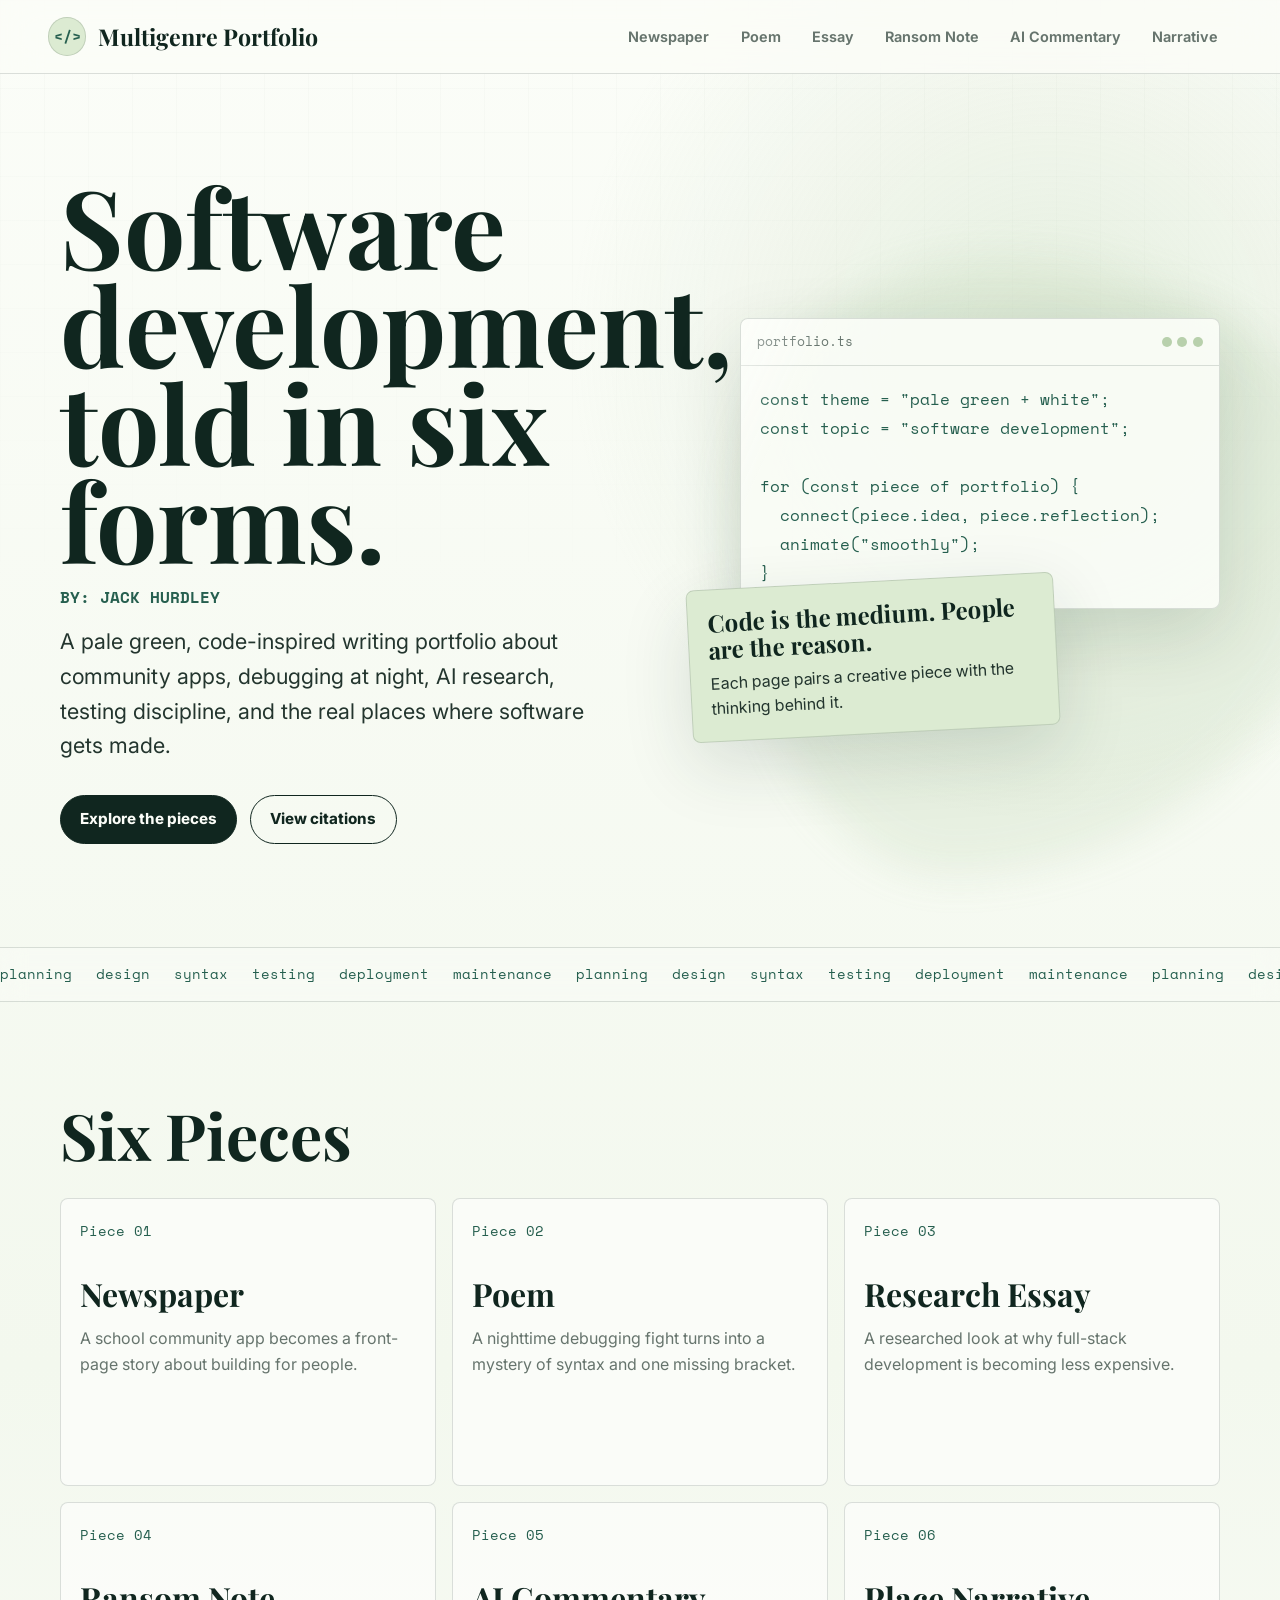
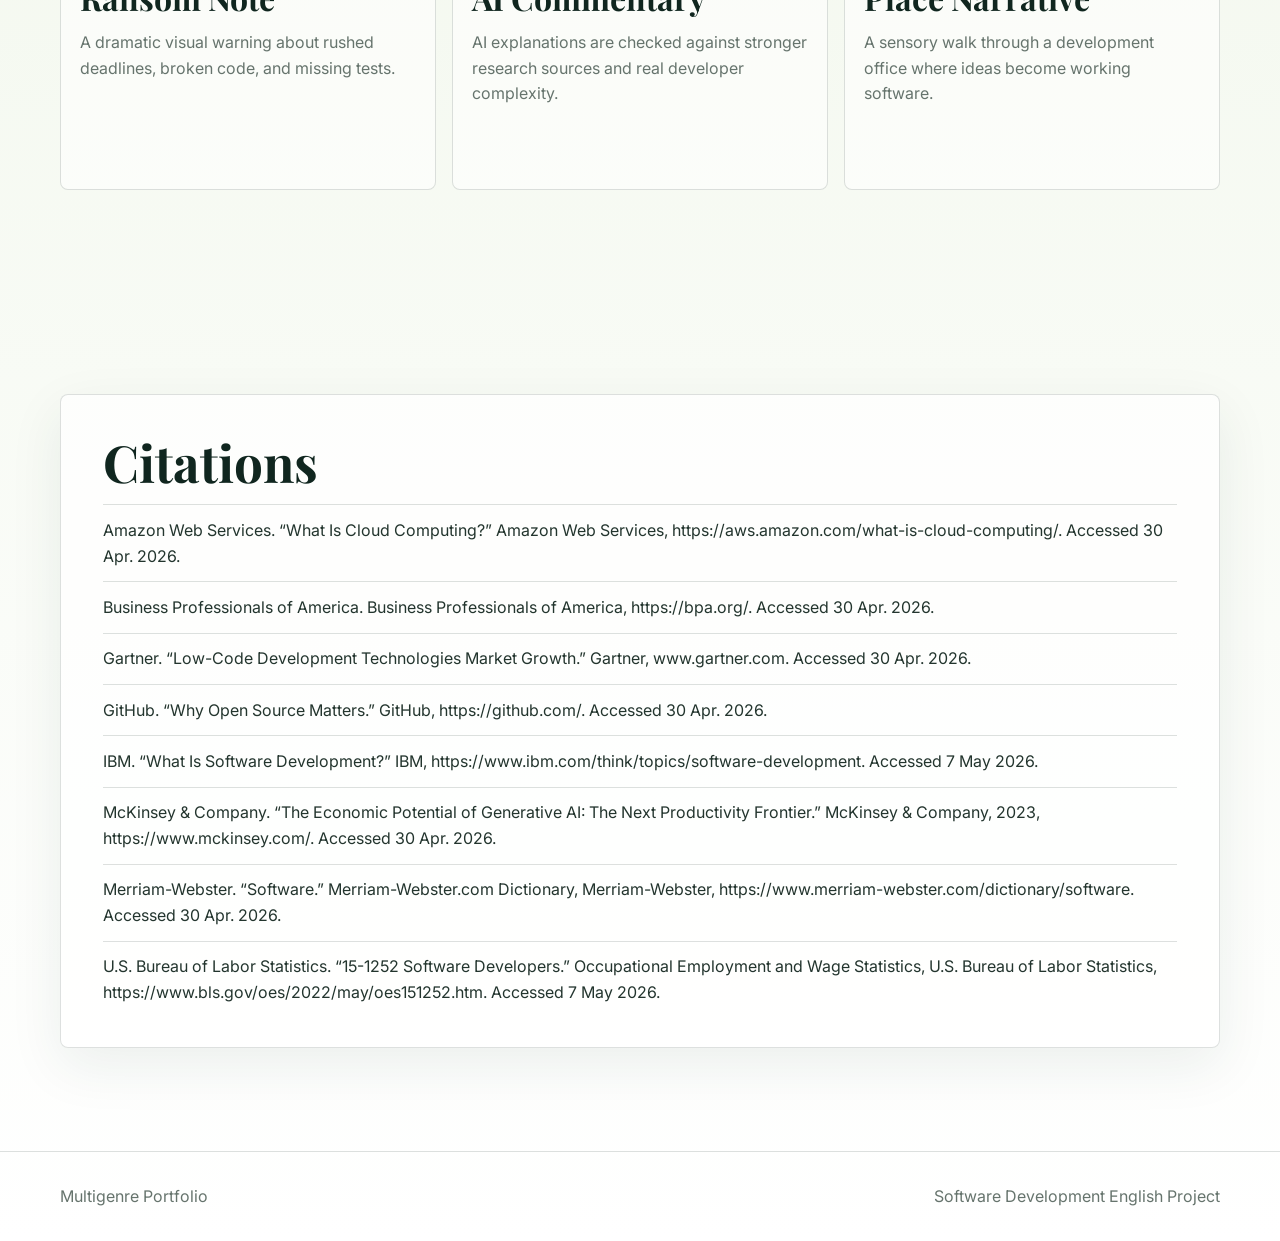
<file: index.html>
<!doctype html>
<html lang="en">

<head>
  <meta charset="utf-8">
  <meta name="viewport" content="width=device-width, initial-scale=1">
  <title>Multigenre Portfolio | Software Development</title>
  <link rel="preconnect" href="https://fonts.googleapis.com">
  <link rel="preconnect" href="https://fonts.gstatic.com" crossorigin>
  <link
    href="https://fonts.googleapis.com/css2?family=Inter:wght@400;600;700;800&family=Playfair+Display:wght@600;700&family=Space+Mono:wght@400;700&display=swap"
    rel="stylesheet">
  <link rel="icon" href="assets/icons/favicon.svg" type="image/svg+xml">
  <link rel="stylesheet" href="assets/css/styles.css">
</head>

<body>
  <header class="site-header">
    <a class="brand" href="index.html"><span class="brand-mark">&lt;/&gt;</span> Multigenre Portfolio</a>
    <button class="nav-toggle" type="button" aria-label="Open navigation" aria-expanded="false"><span></span></button>
    <nav class="site-nav" aria-label="Primary">
      <a href="pages/newspaper.html">Newspaper</a>
      <a href="pages/poem.html">Poem</a>
      <a href="pages/essay.html">Essay</a>
      <a href="pages/ransom-note.html">Ransom Note</a>
      <a href="pages/ai-commentary.html">AI Commentary</a>
      <a href="pages/narrative.html">Narrative</a>
    </nav>
  </header>

  <main class="main">
    <section class="container hero">
      <div class="hero-text">
        <h1>Software development, told in six forms.</h1>
        <p class="byline">By: Jack Hurdley</p>
        <p class="hero-copy">A pale green, code-inspired writing portfolio about community apps, debugging at night, AI
          research, testing discipline, and the real places where software gets made.</p>
        <div class="hero-actions">
          <a class="button" href="#pieces">Explore the pieces</a>
          <a class="button secondary" href="#citations">View citations</a>
        </div>
      </div>
      <div class="hero-visual" aria-hidden="true">
        <div class="terminal-card">
          <div class="terminal-bar"><span>portfolio.ts</span><span class="dots"><i></i><i></i><i></i></span></div>
          <pre class="code-lines">const theme = "pale green + white";
const topic = "software development";

for (const piece of portfolio) {
  connect(piece.idea, piece.reflection);
  animate("smoothly");
}</pre>
        </div>
        <div class="floating-note">
          <strong>Code is the medium. People are the reason.</strong>
          <span>Each page pairs a creative piece with the thinking behind it.</span>
        </div>
      </div>
    </section>

    <div class="ticker" aria-hidden="true">
      <div class="ticker-track">
        <span>planning</span><span>design</span><span>syntax</span><span>testing</span><span>deployment</span><span>maintenance</span>
        <span>planning</span><span>design</span><span>syntax</span><span>testing</span><span>deployment</span><span>maintenance</span>
        <span>planning</span><span>design</span><span>syntax</span><span>testing</span><span>deployment</span><span>maintenance</span>
      </div>
      <div class="ticker-track">
        <span>planning</span><span>design</span><span>syntax</span><span>testing</span><span>deployment</span><span>maintenance</span>
        <span>planning</span><span>design</span><span>syntax</span><span>testing</span><span>deployment</span><span>maintenance</span>
        <span>planning</span><span>design</span><span>syntax</span><span>testing</span><span>deployment</span><span>maintenance</span>
      </div>
    </div>

    <section class="container section" id="pieces">
      <div class="section-heading reveal">
        <h2>Six Pieces</h2>
      </div>
      <div class="piece-grid">
        <a class="piece-card reveal" href="pages/newspaper.html"><span class="number">Piece 01</span>
          <h3>Newspaper</h3>
          <p>A school community app becomes a front-page story about building for people.</p>
        </a>
        <a class="piece-card reveal" href="pages/poem.html"><span class="number">Piece 02</span>
          <h3>Poem</h3>
          <p>A nighttime debugging fight turns into a mystery of syntax and one missing bracket.</p>
        </a>
        <a class="piece-card reveal" href="pages/essay.html"><span class="number">Piece 03</span>
          <h3>Research Essay</h3>
          <p>A researched look at why full-stack development is becoming less expensive.</p>
        </a>
        <a class="piece-card reveal" href="pages/ransom-note.html"><span class="number">Piece 04</span>
          <h3>Ransom Note</h3>
          <p>A dramatic visual warning about rushed deadlines, broken code, and missing tests.</p>
        </a>
        <a class="piece-card reveal" href="pages/ai-commentary.html"><span class="number">Piece 05</span>
          <h3>AI Commentary</h3>
          <p>AI explanations are checked against stronger research sources and real developer complexity.</p>
        </a>
        <a class="piece-card reveal" href="pages/narrative.html"><span class="number">Piece 06</span>
          <h3>Place Narrative</h3>
          <p>A sensory walk through a development office where ideas become working software.</p>
        </a>
      </div>
    </section>

    <section class="container section" id="citations">
      <div class="content-panel reveal">
        <h2>Citations</h2>
        <ul class="source-list">
          <li>Amazon Web Services. “What Is Cloud Computing?” Amazon Web Services,
            https://aws.amazon.com/what-is-cloud-computing/. Accessed 30 Apr. 2026.</li>
          <li>Business Professionals of America. Business Professionals of America, https://bpa.org/. Accessed 30 Apr.
            2026.</li>
          <li>Gartner. “Low-Code Development Technologies Market Growth.” Gartner, www.gartner.com. Accessed 30 Apr.
            2026.</li>
          <li>GitHub. “Why Open Source Matters.” GitHub, https://github.com/. Accessed 30 Apr. 2026.</li>
          <li>IBM. “What Is Software Development?” IBM, https://www.ibm.com/think/topics/software-development. Accessed
            7 May 2026.</li>
          <li>McKinsey & Company. “The Economic Potential of Generative AI: The Next Productivity Frontier.” McKinsey &
            Company, 2023, https://www.mckinsey.com/. Accessed 30 Apr. 2026.</li>
          <li>Merriam-Webster. “Software.” Merriam-Webster.com Dictionary, Merriam-Webster,
            https://www.merriam-webster.com/dictionary/software. Accessed 30 Apr. 2026.</li>
          <li>U.S. Bureau of Labor Statistics. “15-1252 Software Developers.” Occupational Employment and Wage
            Statistics, U.S. Bureau of Labor Statistics, https://www.bls.gov/oes/2022/may/oes151252.htm. Accessed 7 May
            2026.</li>
        </ul>
      </div>
    </section>
  </main>

  <footer class="site-footer">
    <div class="footer-inner"><span>Multigenre Portfolio</span><span>Software Development English Project</span></div>
  </footer>
  <script src="assets/js/site.js"></script>
</body>

</html>
</file>
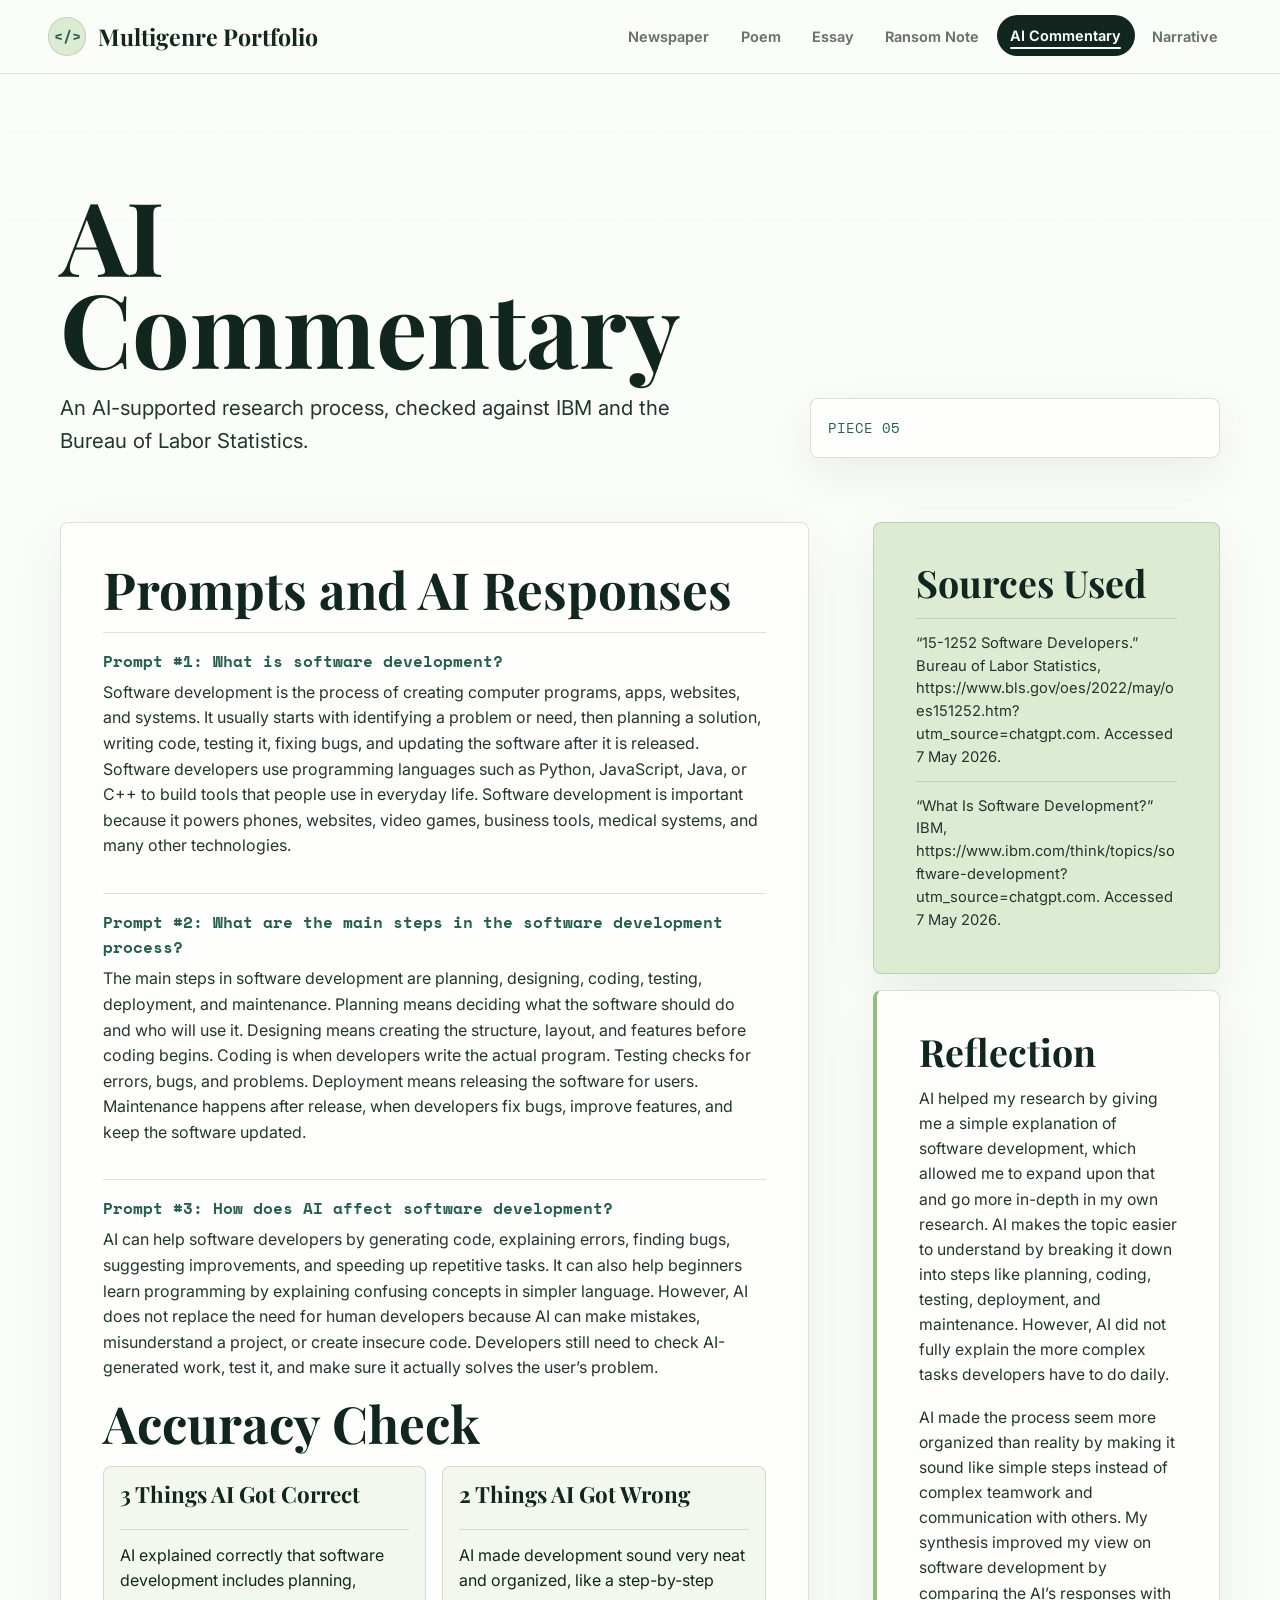
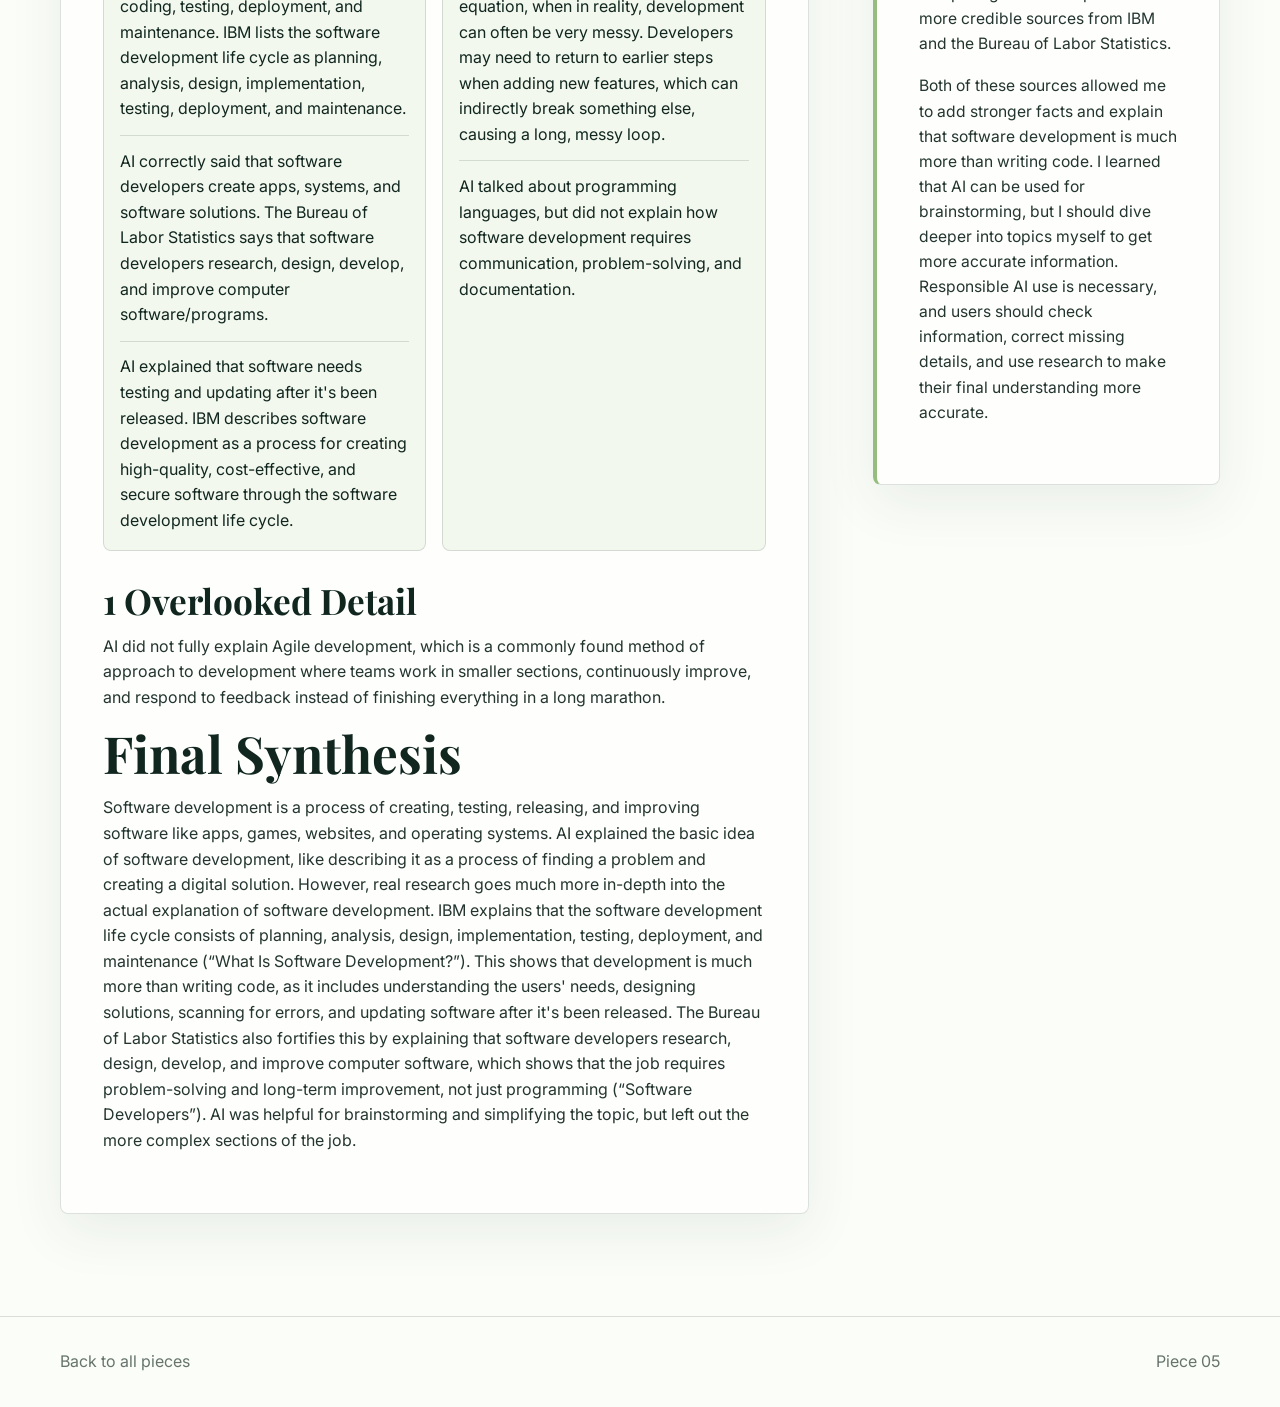
<file: pages/ai-commentary.html>
<!doctype html>
<html lang="en">
  <head>
    <meta charset="utf-8">
    <meta name="viewport" content="width=device-width, initial-scale=1">
    <title>Piece 5 | AI-Supported Research Commentary</title>
    <link rel="preconnect" href="https://fonts.googleapis.com">
    <link rel="preconnect" href="https://fonts.gstatic.com" crossorigin>
    <link href="https://fonts.googleapis.com/css2?family=Inter:wght@400;600;700;800&family=Playfair+Display:wght@600;700&family=Space+Mono:wght@400;700&display=swap" rel="stylesheet">
    <link rel="icon" href="../assets/icons/favicon.svg" type="image/svg+xml">
    <link rel="stylesheet" href="../assets/css/styles.css">
  </head>
  <body class="piece-page">
    <header class="site-header">
      <a class="brand" href="../index.html"><span class="brand-mark">&lt;/&gt;</span> Multigenre Portfolio</a>
      <button class="nav-toggle" type="button" aria-label="Open navigation" aria-expanded="false"><span></span></button>
      <nav class="site-nav" aria-label="Primary">
        <a href="newspaper.html">Newspaper</a><a href="poem.html">Poem</a><a href="essay.html">Essay</a><a href="ransom-note.html">Ransom Note</a><a href="ai-commentary.html">AI Commentary</a><a href="narrative.html">Narrative</a>
      </nav>
    </header>
    <main class="main container">
      <section class="page-hero">
        <div><h1>AI Commentary</h1><p>An AI-supported research process, checked against IBM and the Bureau of Labor Statistics.</p></div>
        <aside class="page-meta"><span>Piece 05</span></aside>
      </section>
      <section class="content-layout">
        <article class="content-panel reveal">
          <h2>Prompts and AI Responses</h2>
          <div class="qa-block">
            <div class="qa-item"><strong>Prompt #1: What is software development?</strong><p>Software development is the process of creating computer programs, apps, websites, and systems. It usually starts with identifying a problem or need, then planning a solution, writing code, testing it, fixing bugs, and updating the software after it is released. Software developers use programming languages such as Python, JavaScript, Java, or C++ to build tools that people use in everyday life. Software development is important because it powers phones, websites, video games, business tools, medical systems, and many other technologies.</p></div>
            <div class="qa-item"><strong>Prompt #2: What are the main steps in the software development process?</strong><p>The main steps in software development are planning, designing, coding, testing, deployment, and maintenance. Planning means deciding what the software should do and who will use it. Designing means creating the structure, layout, and features before coding begins. Coding is when developers write the actual program. Testing checks for errors, bugs, and problems. Deployment means releasing the software for users. Maintenance happens after release, when developers fix bugs, improve features, and keep the software updated.</p></div>
            <div class="qa-item"><strong>Prompt #3: How does AI affect software development?</strong><p>AI can help software developers by generating code, explaining errors, finding bugs, suggesting improvements, and speeding up repetitive tasks. It can also help beginners learn programming by explaining confusing concepts in simpler language. However, AI does not replace the need for human developers because AI can make mistakes, misunderstand a project, or create insecure code. Developers still need to check AI-generated work, test it, and make sure it actually solves the user’s problem.</p></div>
          </div>

          <h2>Accuracy Check</h2>
          <div class="split-list">
            <div class="mini-card">
              <h3>3 Things AI Got Correct</h3>
              <ul class="callout-list">
                <li>AI explained correctly that software development includes planning, coding, testing, deployment, and maintenance. IBM lists the software development life cycle as planning, analysis, design, implementation, testing, deployment, and maintenance.</li>
                <li>AI correctly said that software developers create apps, systems, and software solutions. The Bureau of Labor Statistics says that software developers research, design, develop, and improve computer software/programs.</li>
                <li>AI explained that software needs testing and updating after it's been released. IBM describes software development as a process for creating high-quality, cost-effective, and secure software through the software development life cycle.</li>
              </ul>
            </div>
            <div class="mini-card">
              <h3>2 Things AI Got Wrong</h3>
              <ul class="callout-list">
                <li>AI made development sound very neat and organized, like a step-by-step equation, when in reality, development can often be very messy. Developers may need to return to earlier steps when adding new features, which can indirectly break something else, causing a long, messy loop.</li>
                <li>AI talked about programming languages, but did not explain how software development requires communication, problem-solving, and documentation.</li>
              </ul>
            </div>
          </div>

          <h3>1 Overlooked Detail</h3>
          <p>AI did not fully explain Agile development, which is a commonly found method of approach to development where teams work in smaller sections, continuously improve, and respond to feedback instead of finishing everything in a long marathon.</p>

          <h2>Final Synthesis</h2>
          <p>Software development is a process of creating, testing, releasing, and improving software like apps, games, websites, and operating systems. AI explained the basic idea of software development, like describing it as a process of finding a problem and creating a digital solution. However, real research goes much more in-depth into the actual explanation of software development. IBM explains that the software development life cycle consists of planning, analysis, design, implementation, testing, deployment, and maintenance (“What Is Software Development?”). This shows that development is much more than writing code, as it includes understanding the users' needs, designing solutions, scanning for errors, and updating software after it's been released. The Bureau of Labor Statistics also fortifies this by explaining that software developers research, design, develop, and improve computer software, which shows that the job requires problem-solving and long-term improvement, not just programming (“Software Developers”). AI was helpful for brainstorming and simplifying the topic, but left out the more complex sections of the job.</p>
        </article>
        <aside class="side-stack reveal">
          <section class="content-panel source-panel">
            <h2>Sources Used</h2>
            <ul class="source-list">
              <li>“15-1252 Software Developers.” Bureau of Labor Statistics, https://www.bls.gov/oes/2022/may/oes151252.htm?utm_source=chatgpt.com. Accessed 7 May 2026.</li>
              <li>“What Is Software Development?” IBM, https://www.ibm.com/think/topics/software-development?utm_source=chatgpt.com. Accessed 7 May 2026.</li>
            </ul>
          </section>
          <section class="content-panel reflection reflection-panel">
            <h2>Reflection</h2>
            <p>AI helped my research by giving me a simple explanation of software development, which allowed me to expand upon that and go more in-depth in my own research. AI makes the topic easier to understand by breaking it down into steps like planning, coding, testing, deployment, and maintenance. However, AI did not fully explain the more complex tasks developers have to do daily.</p>
            <p>AI made the process seem more organized than reality by making it sound like simple steps instead of complex teamwork and communication with others. My synthesis improved my view on software development by comparing the AI’s responses with more credible sources from IBM and the Bureau of Labor Statistics.</p>
            <p>Both of these sources allowed me to add stronger facts and explain that software development is much more than writing code. I learned that AI can be used for brainstorming, but I should dive deeper into topics myself to get more accurate information. Responsible AI use is necessary, and users should check information, correct missing details, and use research to make their final understanding more accurate.</p>
          </section>
        </aside>
      </section>
    </main>
    <footer class="site-footer"><div class="footer-inner"><a href="../index.html">Back to all pieces</a><span>Piece 05</span></div></footer>
    <script src="../assets/js/site.js"></script>
  </body>
</html>
</file>
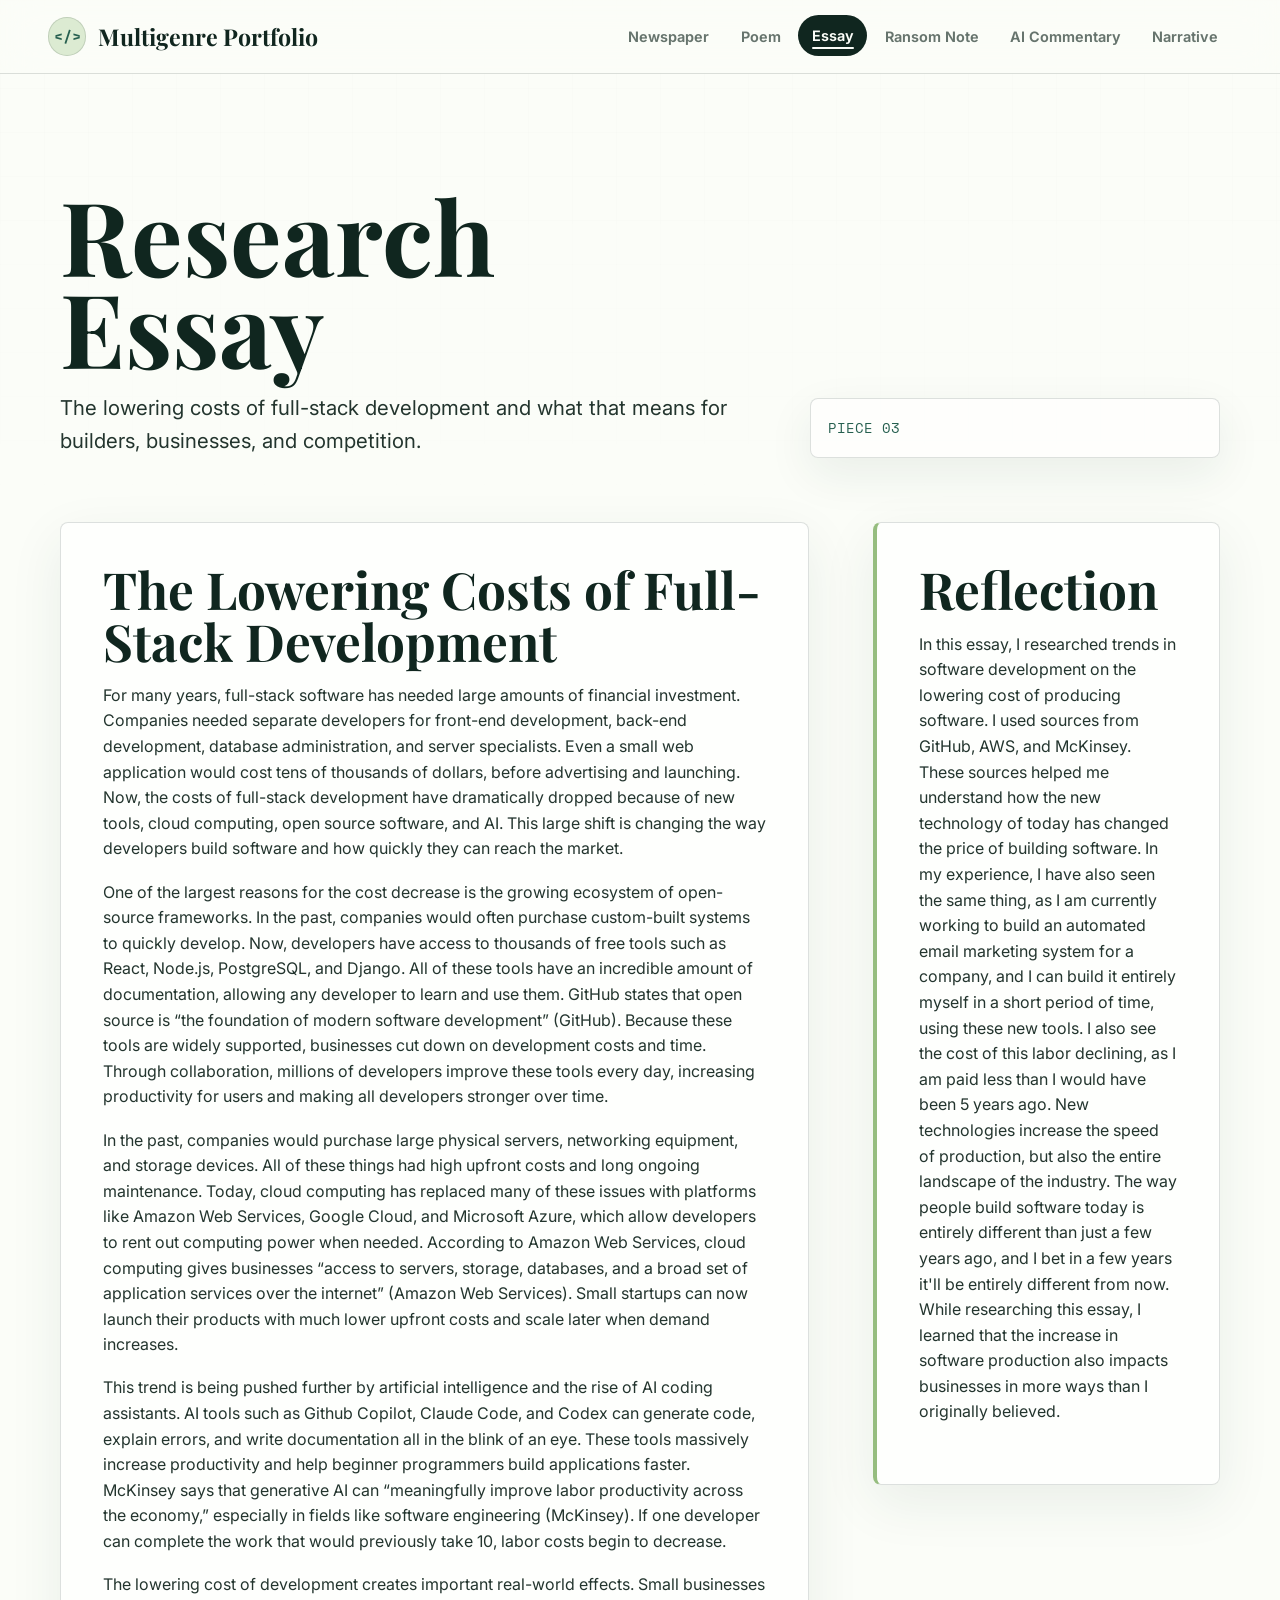
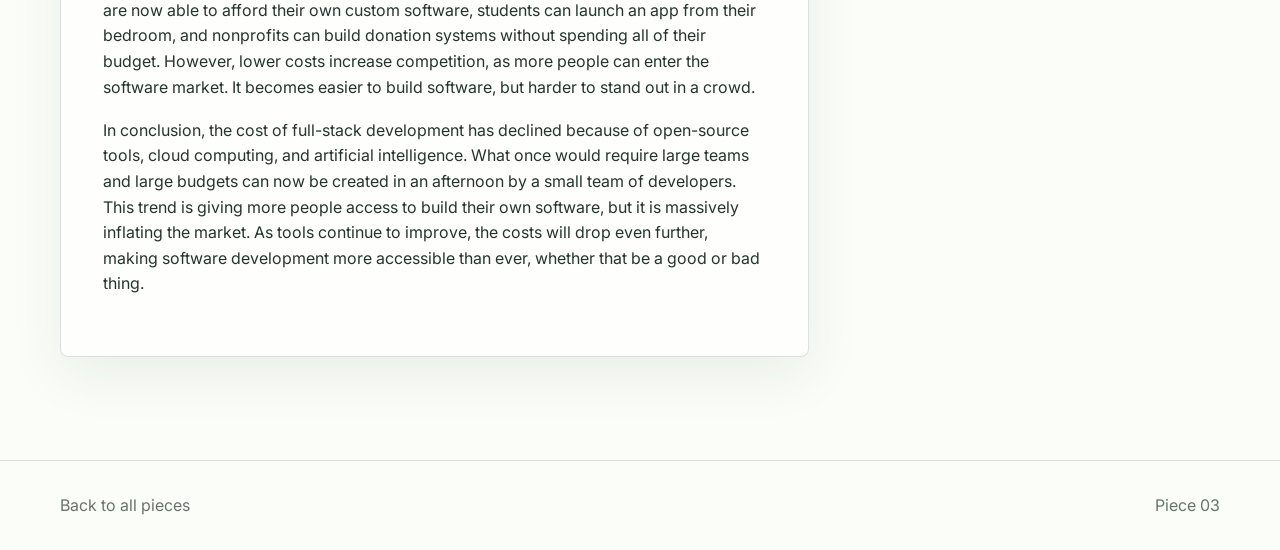
<file: pages/essay.html>
<!doctype html>
<html lang="en">
  <head>
    <meta charset="utf-8">
    <meta name="viewport" content="width=device-width, initial-scale=1">
    <title>Piece 3 | Research Essay</title>
    <link rel="preconnect" href="https://fonts.googleapis.com">
    <link rel="preconnect" href="https://fonts.gstatic.com" crossorigin>
    <link href="https://fonts.googleapis.com/css2?family=Inter:wght@400;600;700;800&family=Playfair+Display:wght@600;700&family=Space+Mono:wght@400;700&display=swap" rel="stylesheet">
    <link rel="icon" href="../assets/icons/favicon.svg" type="image/svg+xml">
    <link rel="stylesheet" href="../assets/css/styles.css">
  </head>
  <body class="piece-page">
    <header class="site-header">
      <a class="brand" href="../index.html"><span class="brand-mark">&lt;/&gt;</span> Multigenre Portfolio</a>
      <button class="nav-toggle" type="button" aria-label="Open navigation" aria-expanded="false"><span></span></button>
      <nav class="site-nav" aria-label="Primary">
        <a href="newspaper.html">Newspaper</a><a href="poem.html">Poem</a><a href="essay.html">Essay</a><a href="ransom-note.html">Ransom Note</a><a href="ai-commentary.html">AI Commentary</a><a href="narrative.html">Narrative</a>
      </nav>
    </header>
    <main class="main container">
      <section class="page-hero">
        <div><h1>Research Essay</h1><p>The lowering costs of full-stack development and what that means for builders, businesses, and competition.</p></div>
        <aside class="page-meta"><span>Piece 03</span></aside>
      </section>
      <section class="content-layout">
        <article class="content-panel reveal essay">
          <h2>The Lowering Costs of Full-Stack Development</h2>
          <p>For many years, full-stack software has needed large amounts of financial investment. Companies needed separate developers for front-end development, back-end development, database administration, and server specialists. Even a small web application would cost tens of thousands of dollars, before advertising and launching. Now, the costs of full-stack development have dramatically dropped because of new tools, cloud computing, open source software, and AI. This large shift is changing the way developers build software and how quickly they can reach the market.</p>
          <p>One of the largest reasons for the cost decrease is the growing ecosystem of open-source frameworks. In the past, companies would often purchase custom-built systems to quickly develop. Now, developers have access to thousands of free tools such as React, Node.js, PostgreSQL, and Django. All of these tools have an incredible amount of documentation, allowing any developer to learn and use them. GitHub states that open source is “the foundation of modern software development” (GitHub). Because these tools are widely supported, businesses cut down on development costs and time. Through collaboration, millions of developers improve these tools every day, increasing productivity for users and making all developers stronger over time.</p>
          <p>In the past, companies would purchase large physical servers, networking equipment, and storage devices. All of these things had high upfront costs and long ongoing maintenance. Today, cloud computing has replaced many of these issues with platforms like Amazon Web Services, Google Cloud, and Microsoft Azure, which allow developers to rent out computing power when needed. According to Amazon Web Services, cloud computing gives businesses “access to servers, storage, databases, and a broad set of application services over the internet” (Amazon Web Services). Small startups can now launch their products with much lower upfront costs and scale later when demand increases.</p>
          <p>This trend is being pushed further by artificial intelligence and the rise of AI coding assistants. AI tools such as Github Copilot, Claude Code, and Codex can generate code, explain errors, and write documentation all in the blink of an eye. These tools massively increase productivity and help beginner programmers build applications faster. McKinsey says that generative AI can “meaningfully improve labor productivity across the economy,” especially in fields like software engineering (McKinsey). If one developer can complete the work that would previously take 10, labor costs begin to decrease.</p>
          <p>The lowering cost of development creates important real-world effects. Small businesses are now able to afford their own custom software, students can launch an app from their bedroom, and nonprofits can build donation systems without spending all of their budget. However, lower costs increase competition, as more people can enter the software market. It becomes easier to build software, but harder to stand out in a crowd.</p>
          <p>In conclusion, the cost of full-stack development has declined because of open-source tools, cloud computing, and artificial intelligence. What once would require large teams and large budgets can now be created in an afternoon by a small team of developers. This trend is giving more people access to build their own software, but it is massively inflating the market. As tools continue to improve, the costs will drop even further, making software development more accessible than ever, whether that be a good or bad thing.</p>
        </article>
        <aside class="content-panel reflection reveal">
          <h2>Reflection</h2>
          <p>In this essay, I researched trends in software development on the lowering cost of producing software. I used sources from GitHub, AWS, and McKinsey. These sources helped me understand how the new technology of today has changed the price of building software. In my experience, I have also seen the same thing, as I am currently working to build an automated email marketing system for a company, and I can build it entirely myself in a short period of time, using these new tools. I also see the cost of this labor declining, as I am paid less than I would have been 5 years ago. New technologies increase the speed of production, but also the entire landscape of the industry. The way people build software today is entirely different than just a few years ago, and I bet in a few years it'll be entirely different from now. While researching this essay, I learned that the increase in software production also impacts businesses in more ways than I originally believed.</p>
        </aside>
      </section>
    </main>
    <footer class="site-footer"><div class="footer-inner"><a href="../index.html">Back to all pieces</a><span>Piece 03</span></div></footer>
    <script src="../assets/js/site.js"></script>
  </body>
</html>
</file>
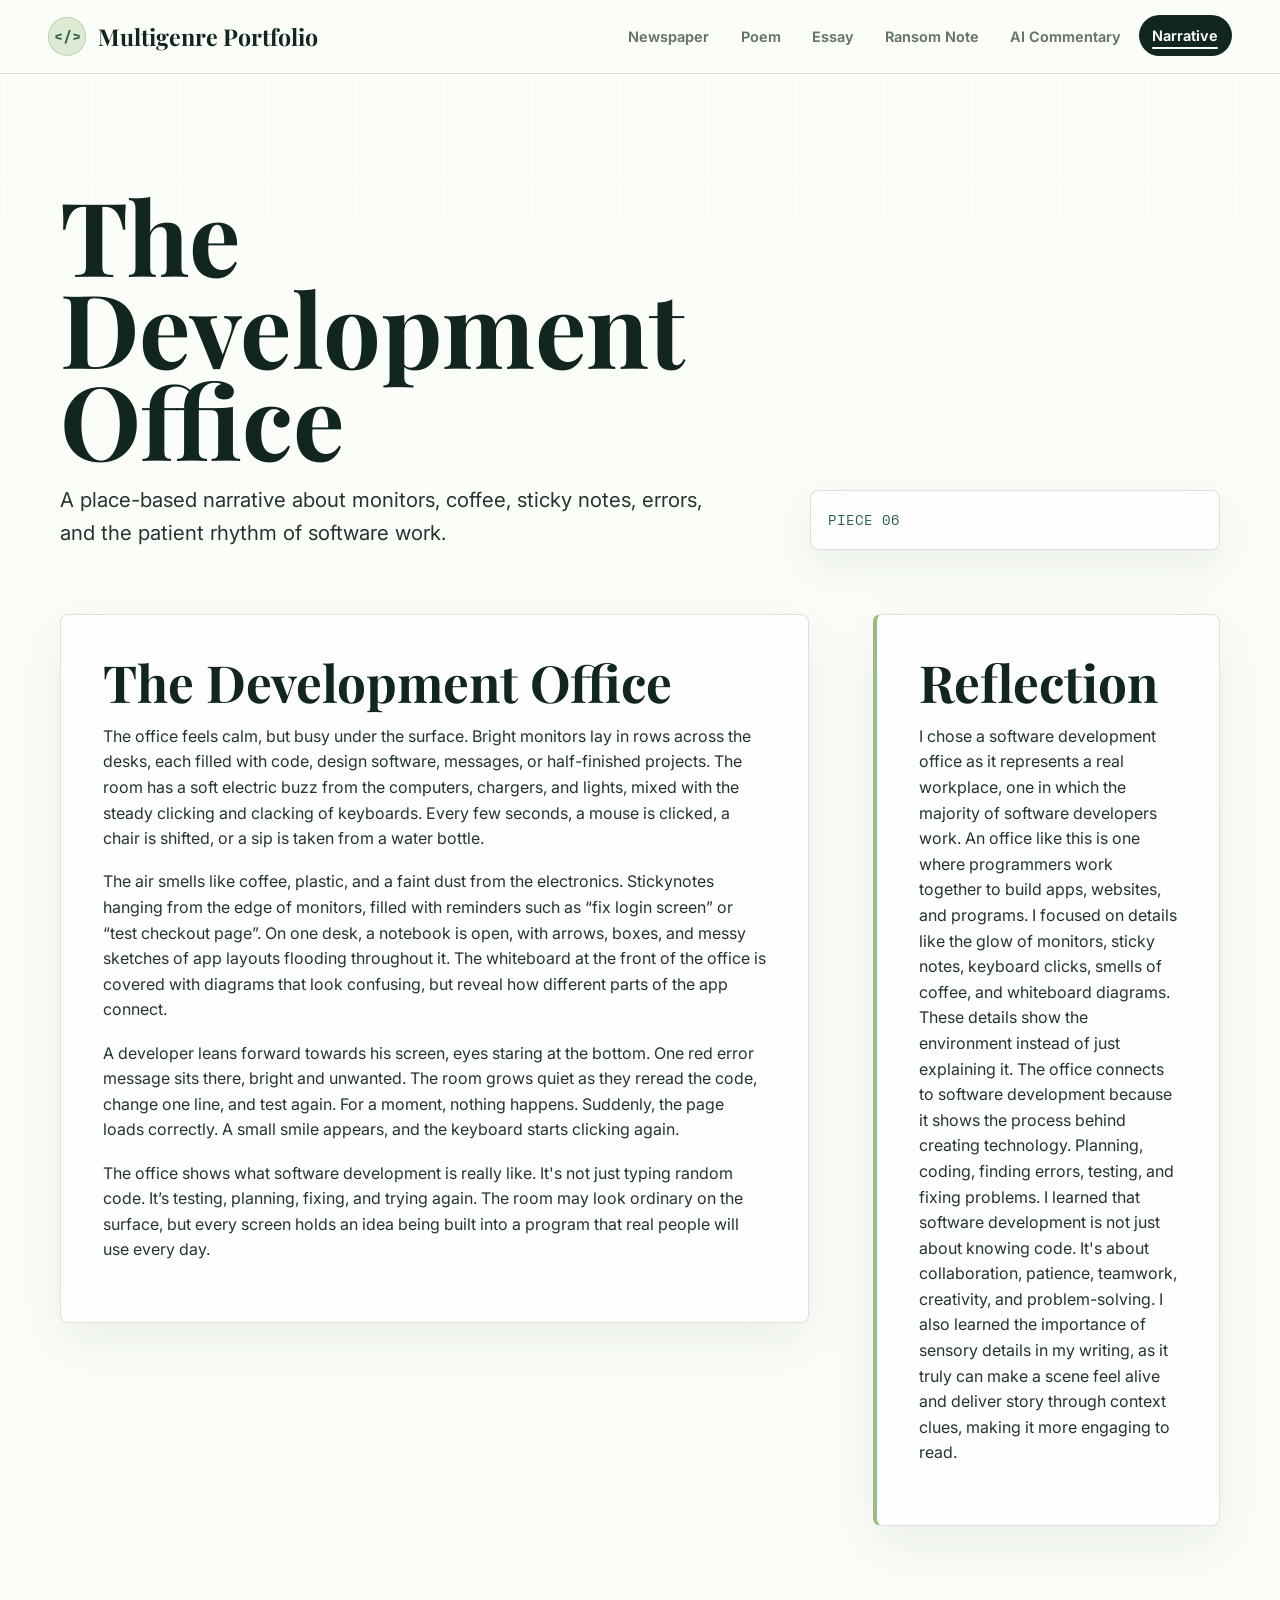
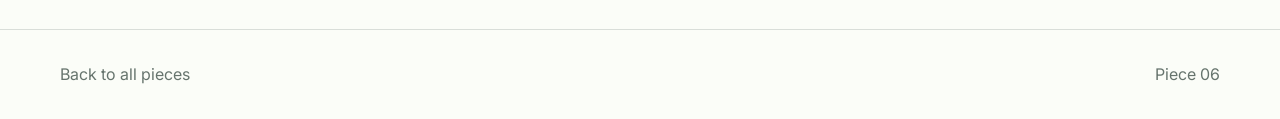
<file: pages/narrative.html>
<!doctype html>
<html lang="en">
  <head>
    <meta charset="utf-8">
    <meta name="viewport" content="width=device-width, initial-scale=1">
    <title>Piece 6 | Place-Based Narrative</title>
    <link rel="preconnect" href="https://fonts.googleapis.com">
    <link rel="preconnect" href="https://fonts.gstatic.com" crossorigin>
    <link href="https://fonts.googleapis.com/css2?family=Inter:wght@400;600;700;800&family=Playfair+Display:wght@600;700&family=Space+Mono:wght@400;700&display=swap" rel="stylesheet">
    <link rel="icon" href="../assets/icons/favicon.svg" type="image/svg+xml">
    <link rel="stylesheet" href="../assets/css/styles.css">
  </head>
  <body class="piece-page">
    <header class="site-header">
      <a class="brand" href="../index.html"><span class="brand-mark">&lt;/&gt;</span> Multigenre Portfolio</a>
      <button class="nav-toggle" type="button" aria-label="Open navigation" aria-expanded="false"><span></span></button>
      <nav class="site-nav" aria-label="Primary">
        <a href="newspaper.html">Newspaper</a><a href="poem.html">Poem</a><a href="essay.html">Essay</a><a href="ransom-note.html">Ransom Note</a><a href="ai-commentary.html">AI Commentary</a><a href="narrative.html">Narrative</a>
      </nav>
    </header>
    <main class="main container">
      <section class="page-hero">
        <div><h1>The Development Office</h1><p>A place-based narrative about monitors, coffee, sticky notes, errors, and the patient rhythm of software work.</p></div>
        <aside class="page-meta"><span>Piece 06</span></aside>
      </section>
      <section class="content-layout">
        <article class="content-panel reveal essay">
          <h2>The Development Office</h2>
          <p>The office feels calm, but busy under the surface. Bright monitors lay in rows across the desks, each filled with code, design software, messages, or half-finished projects. The room has a soft electric buzz from the computers, chargers, and lights, mixed with the steady clicking and clacking of keyboards. Every few seconds, a mouse is clicked, a chair is shifted, or a sip is taken from a water bottle.</p>
          <p>The air smells like coffee, plastic, and a faint dust from the electronics. Stickynotes hanging from the edge of monitors, filled with reminders such as “fix login screen” or “test checkout page”. On one desk, a notebook is open, with arrows, boxes, and messy sketches of app layouts flooding throughout it. The whiteboard at the front of the office is covered with diagrams that look confusing, but reveal how different parts of the app connect.</p>
          <p>A developer leans forward towards his screen, eyes staring at the bottom. One red error message sits there, bright and unwanted. The room grows quiet as they reread the code, change one line, and test again. For a moment, nothing happens. Suddenly, the page loads correctly. A small smile appears, and the keyboard starts clicking again.</p>
          <p>The office shows what software development is really like. It's not just typing random code. It’s testing, planning, fixing, and trying again. The room may look ordinary on the surface, but every screen holds an idea being built into a program that real people will use every day.</p>
        </article>
        <aside class="content-panel reflection reveal">
          <h2>Reflection</h2>
          <p>I chose a software development office as it represents a real workplace, one in which the majority of software developers work. An office like this is one where programmers work together to build apps, websites, and programs. I focused on details like the glow of monitors, sticky notes, keyboard clicks, smells of coffee, and whiteboard diagrams. These details show the environment instead of just explaining it. The office connects to software development because it shows the process behind creating technology. Planning, coding, finding errors, testing, and fixing problems. I learned that software development is not just about knowing code. It's about collaboration, patience, teamwork, creativity, and problem-solving. I also learned the importance of sensory details in my writing, as it truly can make a scene feel alive and deliver story through context clues, making it more engaging to read.</p>
        </aside>
      </section>
    </main>
    <footer class="site-footer"><div class="footer-inner"><a href="../index.html">Back to all pieces</a><span>Piece 06</span></div></footer>
    <script src="../assets/js/site.js"></script>
  </body>
</html>
</file>
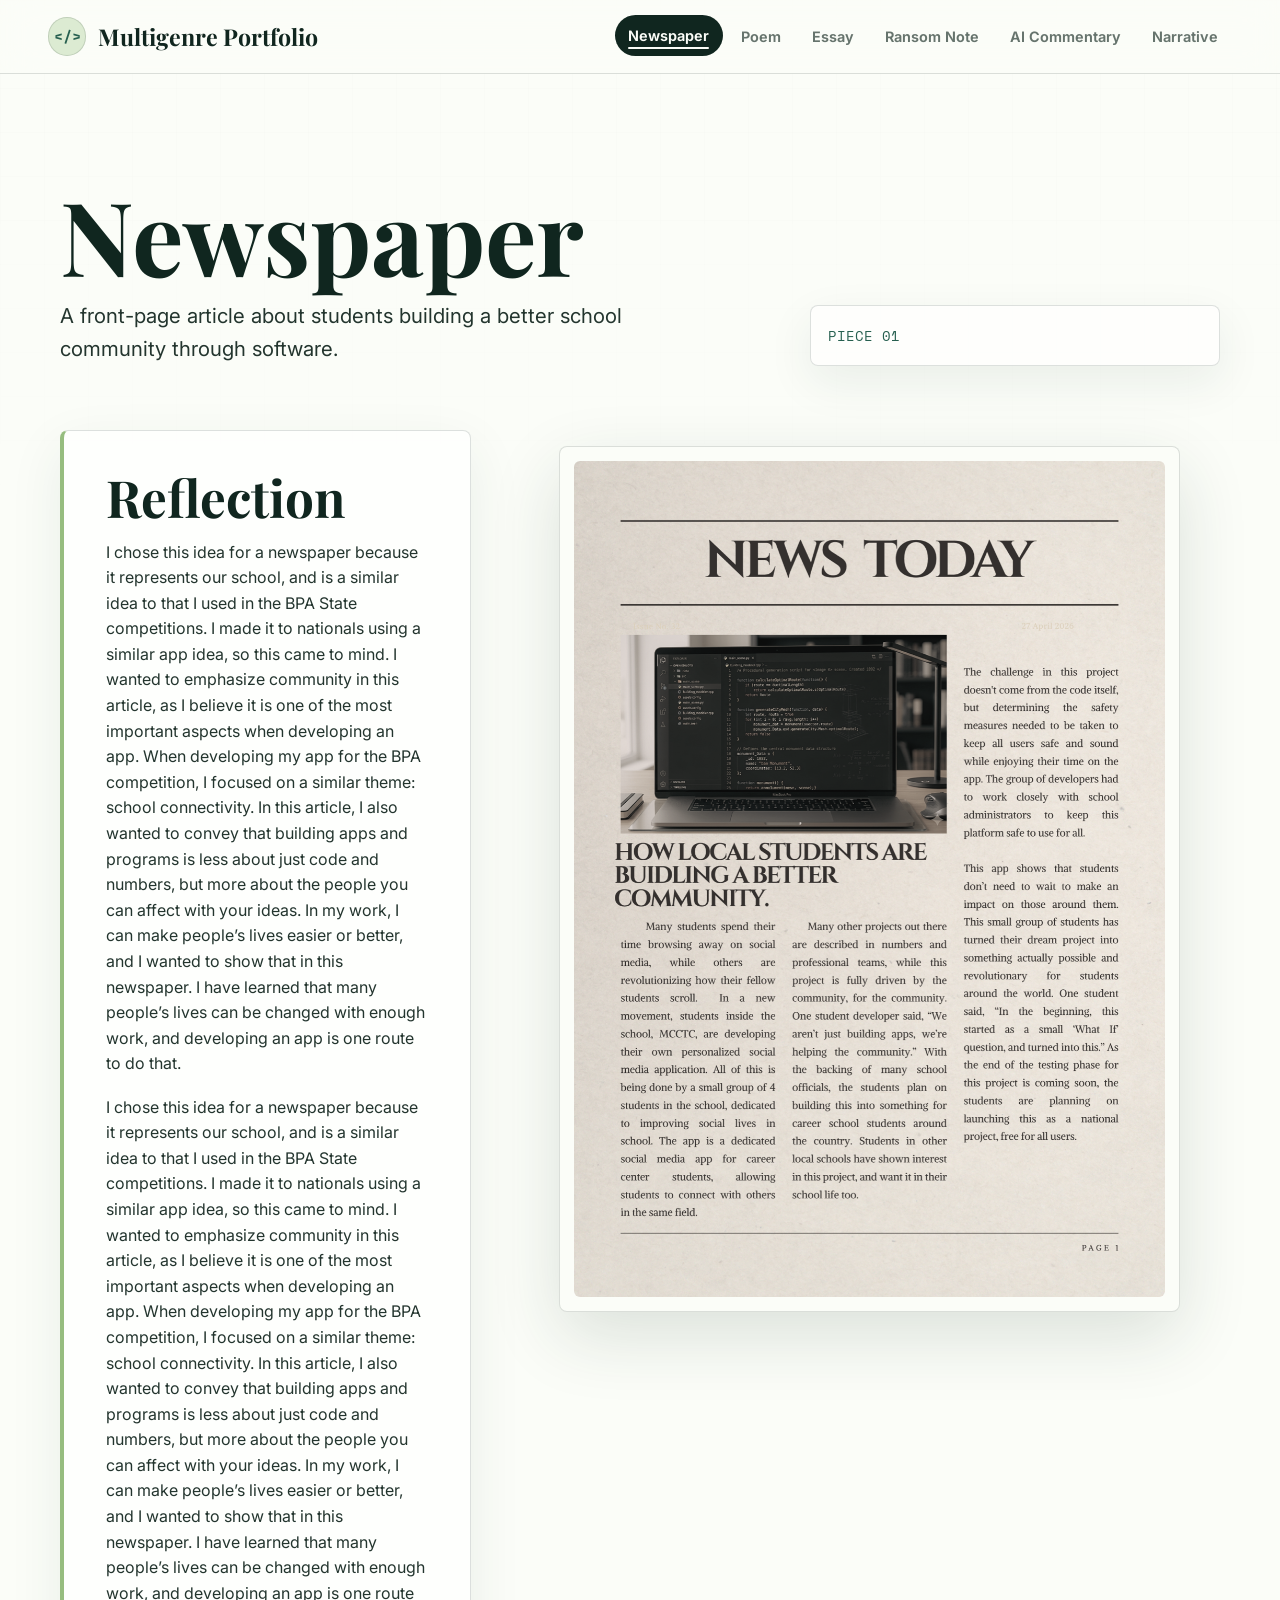
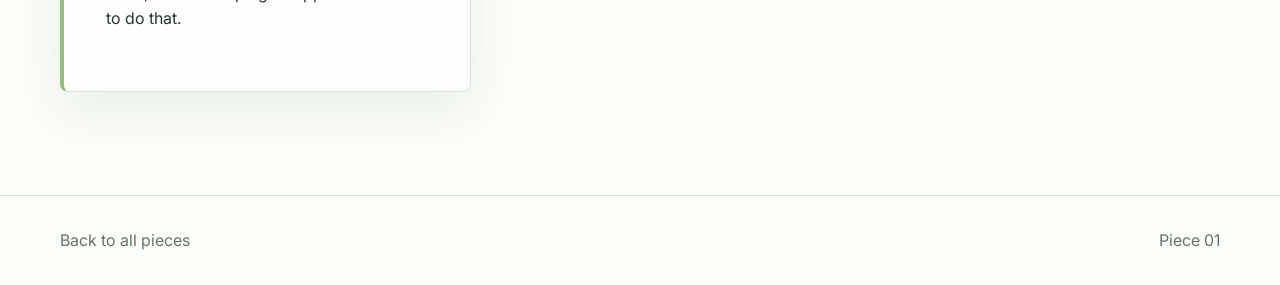
<file: pages/newspaper.html>
<!doctype html>
<html lang="en">
  <head>
    <meta charset="utf-8">
    <meta name="viewport" content="width=device-width, initial-scale=1">
    <title>Piece 1 | Newspaper</title>
    <link rel="preconnect" href="https://fonts.googleapis.com">
    <link rel="preconnect" href="https://fonts.gstatic.com" crossorigin>
    <link href="https://fonts.googleapis.com/css2?family=Inter:wght@400;600;700;800&family=Playfair+Display:wght@600;700&family=Space+Mono:wght@400;700&display=swap" rel="stylesheet">
    <link rel="icon" href="../assets/icons/favicon.svg" type="image/svg+xml">
    <link rel="stylesheet" href="../assets/css/styles.css">
  </head>
  <body class="piece-page">
    <header class="site-header">
      <a class="brand" href="../index.html"><span class="brand-mark">&lt;/&gt;</span> Multigenre Portfolio</a>
      <button class="nav-toggle" type="button" aria-label="Open navigation" aria-expanded="false"><span></span></button>
      <nav class="site-nav" aria-label="Primary">
        <a href="newspaper.html">Newspaper</a><a href="poem.html">Poem</a><a href="essay.html">Essay</a><a href="ransom-note.html">Ransom Note</a><a href="ai-commentary.html">AI Commentary</a><a href="narrative.html">Narrative</a>
      </nav>
    </header>
    <main class="main container">
      <section class="page-hero">
        <div><h1>Newspaper</h1><p>A front-page article about students building a better school community through software.</p></div>
        <aside class="page-meta"><span>Piece 01</span></aside>
      </section>
      <section class="content-layout photo-layout">
        <div class="content-panel reflection reveal">
          <h2>Reflection</h2>
          <p>I chose this idea for a newspaper because it represents our school, and is a similar idea to that I used in the BPA State competitions. I made it to nationals using a similar app idea, so this came to mind. I wanted to emphasize community in this article, as I believe it is one of the most important aspects when developing an app. When developing my app for the BPA competition, I focused on a similar theme: school connectivity. In this article, I also wanted to convey that building apps and programs is less about just code and numbers, but more about the people you can affect with your ideas. In my work, I can make people’s lives easier or better, and I wanted to show that in this newspaper. I have learned that many people’s lives can be changed with enough work, and developing an app is one route to do that.</p>
          <p>I chose this idea for a newspaper because it represents our school, and is a similar idea to that I used in the BPA State competitions. I made it to nationals using a similar app idea, so this came to mind. I wanted to emphasize community in this article, as I believe it is one of the most important aspects when developing an app. When developing my app for the BPA competition, I focused on a similar theme: school connectivity. In this article, I also wanted to convey that building apps and programs is less about just code and numbers, but more about the people you can affect with your ideas. In my work, I can make people’s lives easier or better, and I wanted to show that in this newspaper. I have learned that many people’s lives can be changed with enough work, and developing an app is one route to do that.</p>
        </div>
        <figure class="media-frame tall reveal">
          <img src="../assets/images/newspaper-web.png" alt="Newspaper titled News Today about local students building a better community">
        </figure>
      </section>
    </main>
    <footer class="site-footer"><div class="footer-inner"><a href="../index.html">Back to all pieces</a><span>Piece 01</span></div></footer>
    <script src="../assets/js/site.js"></script>
  </body>
</html>
</file>
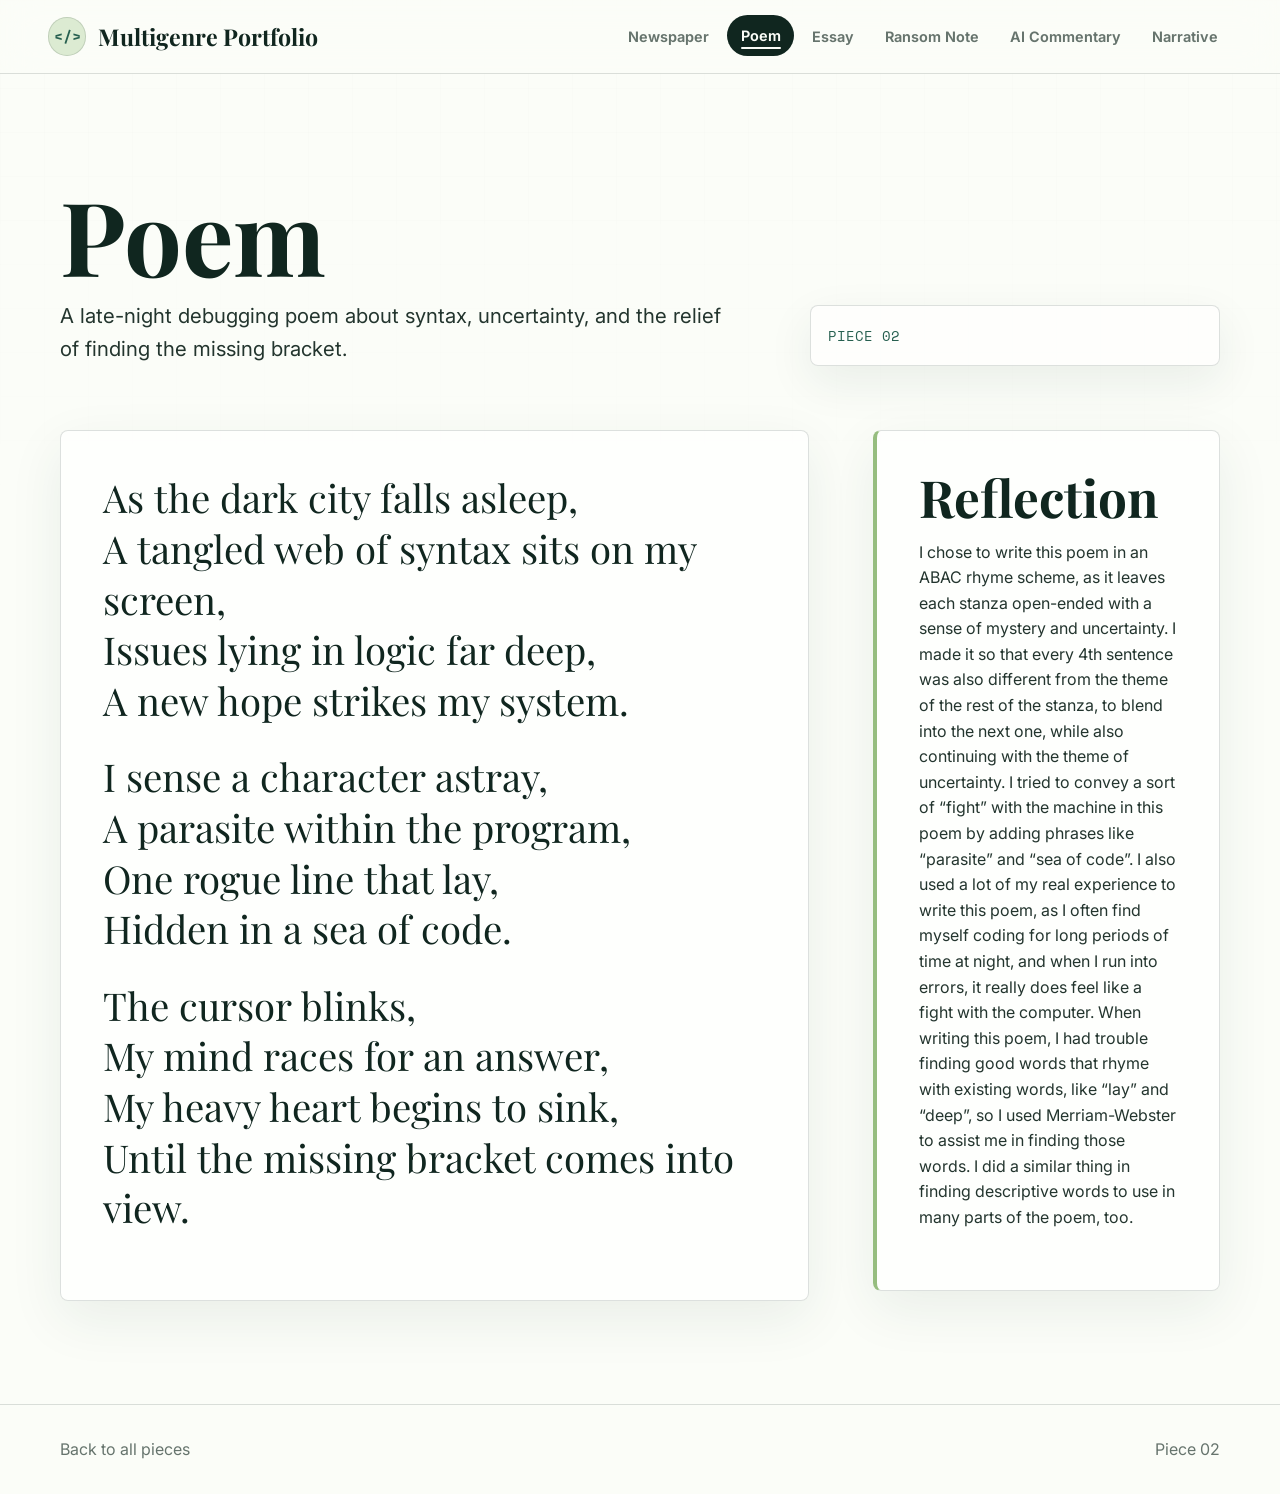
<file: pages/poem.html>
<!doctype html>
<html lang="en">
  <head>
    <meta charset="utf-8">
    <meta name="viewport" content="width=device-width, initial-scale=1">
    <title>Piece 2 | Poem</title>
    <link rel="preconnect" href="https://fonts.googleapis.com">
    <link rel="preconnect" href="https://fonts.gstatic.com" crossorigin>
    <link href="https://fonts.googleapis.com/css2?family=Inter:wght@400;600;700;800&family=Playfair+Display:wght@600;700&family=Space+Mono:wght@400;700&display=swap" rel="stylesheet">
    <link rel="icon" href="../assets/icons/favicon.svg" type="image/svg+xml">
    <link rel="stylesheet" href="../assets/css/styles.css">
  </head>
  <body class="piece-page">
    <header class="site-header">
      <a class="brand" href="../index.html"><span class="brand-mark">&lt;/&gt;</span> Multigenre Portfolio</a>
      <button class="nav-toggle" type="button" aria-label="Open navigation" aria-expanded="false"><span></span></button>
      <nav class="site-nav" aria-label="Primary">
        <a href="newspaper.html">Newspaper</a><a href="poem.html">Poem</a><a href="essay.html">Essay</a><a href="ransom-note.html">Ransom Note</a><a href="ai-commentary.html">AI Commentary</a><a href="narrative.html">Narrative</a>
      </nav>
    </header>
    <main class="main container">
      <section class="page-hero">
        <div><h1>Poem</h1><p>A late-night debugging poem about syntax, uncertainty, and the relief of finding the missing bracket.</p></div>
        <aside class="page-meta"><span>Piece 02</span></aside>
      </section>
      <section class="content-layout">
        <article class="content-panel reveal">
          <div class="poem">
            <stanza>As the dark city falls asleep,<br>A tangled web of syntax sits on my screen,<br>Issues lying in logic far deep,<br>A new hope strikes my system.</stanza>
            <stanza>I sense a character astray,<br>A parasite within the program,<br>One rogue line that lay,<br>Hidden in a sea of code.</stanza>
            <stanza>The cursor blinks,<br>My mind races for an answer,<br>My heavy heart begins to sink,<br>Until the missing bracket comes into view.</stanza>
          </div>
        </article>
        <aside class="content-panel reflection reveal">
          <h2>Reflection</h2>
          <p>I chose to write this poem in an ABAC rhyme scheme, as it leaves each stanza open-ended with a sense of mystery and uncertainty. I made it so that every 4th sentence was also different from the theme of the rest of the stanza, to blend into the next one, while also continuing with the theme of uncertainty. I tried to convey a sort of “fight” with the machine in this poem by adding phrases like “parasite” and “sea of code”. I also used a lot of my real experience to write this poem, as I often find myself coding for long periods of time at night, and when I run into errors, it really does feel like a fight with the computer. When writing this poem, I had trouble finding good words that rhyme with existing words, like “lay” and “deep”, so I used Merriam-Webster to assist me in finding those words. I did a similar thing in finding descriptive words to use in many parts of the poem, too.</p>
        </aside>
      </section>
    </main>
    <footer class="site-footer"><div class="footer-inner"><a href="../index.html">Back to all pieces</a><span>Piece 02</span></div></footer>
    <script src="../assets/js/site.js"></script>
  </body>
</html>
</file>
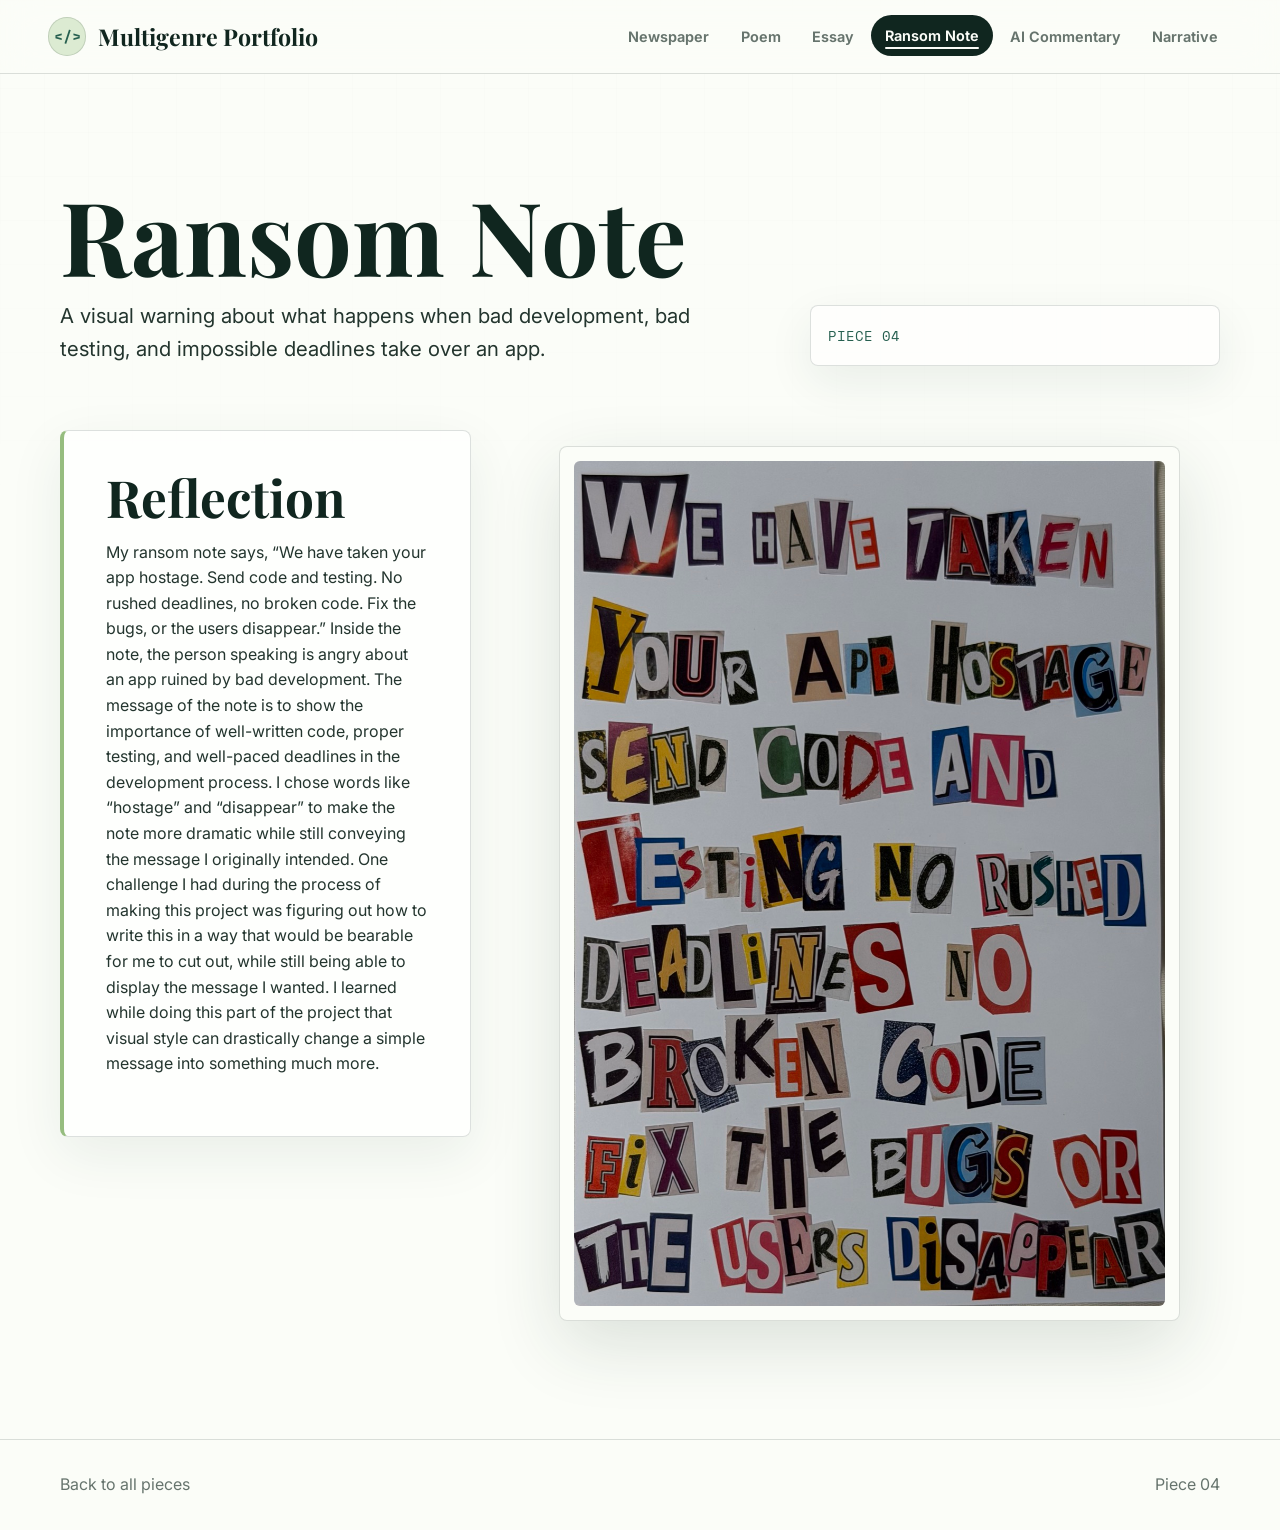
<file: pages/ransom-note.html>
<!doctype html>
<html lang="en">
  <head>
    <meta charset="utf-8">
    <meta name="viewport" content="width=device-width, initial-scale=1">
    <title>Piece 4 | Ransom Note</title>
    <link rel="preconnect" href="https://fonts.googleapis.com">
    <link rel="preconnect" href="https://fonts.gstatic.com" crossorigin>
    <link href="https://fonts.googleapis.com/css2?family=Inter:wght@400;600;700;800&family=Playfair+Display:wght@600;700&family=Space+Mono:wght@400;700&display=swap" rel="stylesheet">
    <link rel="icon" href="../assets/icons/favicon.svg" type="image/svg+xml">
    <link rel="stylesheet" href="../assets/css/styles.css">
  </head>
  <body class="piece-page">
    <header class="site-header">
      <a class="brand" href="../index.html"><span class="brand-mark">&lt;/&gt;</span> Multigenre Portfolio</a>
      <button class="nav-toggle" type="button" aria-label="Open navigation" aria-expanded="false"><span></span></button>
      <nav class="site-nav" aria-label="Primary">
        <a href="newspaper.html">Newspaper</a><a href="poem.html">Poem</a><a href="essay.html">Essay</a><a href="ransom-note.html">Ransom Note</a><a href="ai-commentary.html">AI Commentary</a><a href="narrative.html">Narrative</a>
      </nav>
    </header>
    <main class="main container">
      <section class="page-hero">
        <div><h1>Ransom Note</h1><p>A visual warning about what happens when bad development, bad testing, and impossible deadlines take over an app.</p></div>
        <aside class="page-meta"><span>Piece 04</span></aside>
      </section>
      <section class="content-layout photo-layout">
        <div class="content-panel reflection reveal">
          <h2>Reflection</h2>
          <p>My ransom note says, “We have taken your app hostage. Send code and testing. No rushed deadlines, no broken code. Fix the bugs, or the users disappear.” Inside the note, the person speaking is angry about an app ruined by bad development. The message of the note is to show the importance of well-written code, proper testing, and well-paced deadlines in the development process. I chose words like “hostage” and “disappear” to make the note more dramatic while still conveying the message I originally intended. One challenge I had during the process of making this project was figuring out how to write this in a way that would be bearable for me to cut out, while still being able to display the message I wanted. I learned while doing this part of the project that visual style can drastically change a simple message into something much more.</p>
        </div>
        <figure class="media-frame tall reveal">
          <img src="../assets/images/ransom-note-web.jpeg" alt="Ransom note made from cut-out letters warning about rushed deadlines and broken code">
        </figure>
      </section>
    </main>
    <footer class="site-footer"><div class="footer-inner"><a href="../index.html">Back to all pieces</a><span>Piece 04</span></div></footer>
    <script src="../assets/js/site.js"></script>
  </body>
</html>
</file>
<file: assets/css/styles.css>
:root {
  --white: #fbfdf8;
  --paper: #f3f8ee;
  --mint: #dcebd2;
  --sage: #b8d0ac;
  --deep: #10261f;
  --ink: #23352e;
  --muted: #66746d;
  --line: rgba(16, 38, 31, 0.14);
  --code: #265f4f;
  --accent: #96bd7f;
  --shadow: 0 24px 70px rgba(30, 60, 45, 0.14);
  --glow: 0 30px 110px rgba(126, 168, 101, 0.28);
  --radius: 8px;
}

* {
  box-sizing: border-box;
}

html {
  scroll-behavior: smooth;
}

body {
  margin: 0;
  background:
    radial-gradient(circle at 82% 12%, rgba(184, 208, 172, 0.3), transparent 30rem),
    linear-gradient(180deg, var(--white), var(--paper) 48%, #ffffff 100%);
  color: var(--deep);
  font-family: Inter, ui-sans-serif, system-ui, -apple-system, BlinkMacSystemFont, "Segoe UI", sans-serif;
  line-height: 1.6;
  overflow-x: hidden;
}

body::before {
  content: "";
  position: fixed;
  inset: 0;
  pointer-events: none;
  background-image:
    linear-gradient(rgba(16, 38, 31, 0.04) 1px, transparent 1px),
    linear-gradient(90deg, rgba(16, 38, 31, 0.04) 1px, transparent 1px);
  background-size: 44px 44px;
  mask-image: linear-gradient(180deg, rgba(0, 0, 0, 0.45), transparent 70%);
  z-index: -1;
  animation: gridDrift 18s linear infinite;
}

body.piece-page {
  background: var(--white);
}

body.piece-page::before {
  background-image:
    linear-gradient(rgba(16, 38, 31, 0.035) 1px, transparent 1px),
    linear-gradient(90deg, rgba(16, 38, 31, 0.035) 1px, transparent 1px);
  mask-image: linear-gradient(180deg, rgba(0, 0, 0, 0.28), transparent 62%);
}

a {
  color: inherit;
  text-decoration: none;
}

img {
  display: block;
  max-width: 100%;
}

.site-header {
  position: sticky;
  top: 0;
  z-index: 20;
  display: flex;
  align-items: center;
  justify-content: space-between;
  gap: 1rem;
  padding: 1rem clamp(1rem, 4vw, 3rem);
  background: rgba(251, 253, 248, 0.78);
  border-bottom: 1px solid var(--line);
  backdrop-filter: blur(18px);
}

.brand {
  display: inline-flex;
  align-items: center;
  gap: 0.7rem;
  font-family: "Playfair Display", Georgia, serif;
  font-size: clamp(1.15rem, 2vw, 1.45rem);
  font-weight: 700;
  letter-spacing: 0;
}

.brand-mark {
  display: grid;
  width: 2.4rem;
  height: 2.4rem;
  place-items: center;
  border: 1px solid var(--line);
  border-radius: 50%;
  background: var(--mint);
  color: var(--code);
  font-family: "Space Mono", monospace;
  font-size: 0.95rem;
  animation: markBob 4.5s ease-in-out infinite;
}

.nav-toggle {
  display: none;
  width: 2.5rem;
  height: 2.5rem;
  place-items: center;
  border: 1px solid var(--line);
  border-radius: 50%;
  background: var(--white);
  color: var(--deep);
}

.nav-toggle span,
.nav-toggle span::before,
.nav-toggle span::after {
  display: block;
  width: 1rem;
  height: 2px;
  background: currentColor;
  content: "";
}

.nav-toggle span::before {
  transform: translateY(-0.35rem);
}

.nav-toggle span::after {
  transform: translateY(0.23rem);
}

.site-nav {
  display: flex;
  align-items: center;
  gap: 0.25rem;
}

.site-nav a {
  position: relative;
  border-radius: 999px;
  padding: 0.55rem 0.85rem;
  color: var(--muted);
  font-size: 0.9rem;
  font-weight: 650;
  transition: background 180ms ease, color 180ms ease, transform 180ms ease;
}

.site-nav a::after {
  content: "";
  position: absolute;
  left: 0.85rem;
  right: 0.85rem;
  bottom: 0.42rem;
  height: 2px;
  border-radius: 999px;
  background: currentColor;
  transform: scaleX(0);
  transform-origin: left;
  transition: transform 260ms cubic-bezier(0.16, 1, 0.3, 1);
}

.site-nav a:hover::after,
.site-nav a.active::after {
  transform: scaleX(1);
}

.site-nav a:hover,
.site-nav a.active {
  background: var(--deep);
  color: var(--white);
  transform: translateY(-1px);
}

.main {
  position: relative;
  opacity: 1;
  transform: none;
  overflow: visible;
}

.main.leaving {
  transform: translateY(2px);
  transition: transform 140ms ease;
}

.container {
  position: relative;
  z-index: 1;
  width: min(1160px, calc(100% - 2rem));
  margin: 0 auto;
}

.hero {
  position: relative;
  display: grid;
  min-height: calc(100vh - 74px);
  grid-template-columns: minmax(0, 1.02fr) minmax(320px, 0.98fr);
  align-items: center;
  gap: clamp(2rem, 6vw, 5rem);
  padding: clamp(3rem, 8vw, 7rem) 0;
}

.hero::after {
  content: "";
  position: absolute;
  right: -10vw;
  bottom: 8vh;
  width: min(48vw, 42rem);
  aspect-ratio: 1;
  border-radius: 42% 58% 65% 35% / 40% 38% 62% 60%;
  background: rgba(184, 208, 172, 0.32);
  filter: blur(20px);
  opacity: 0.72;
  animation: liquidBlob 12s ease-in-out infinite alternate;
  z-index: 0;
}

.hero-text,
.hero-visual {
  position: relative;
  z-index: 1;
}

.hero h1,
.page-hero h1 {
  margin: 0;
  font-family: "Playfair Display", Georgia, serif;
  font-size: clamp(3.2rem, 8.5vw, 7.4rem);
  font-weight: 700;
  line-height: 0.9;
  letter-spacing: 0;
  animation: titleRise 850ms cubic-bezier(0.16, 1, 0.3, 1) both;
}

.hero-copy {
  margin: 1.5rem 0 0;
  max-width: 38rem;
  color: var(--ink);
  font-size: clamp(1.05rem, 2vw, 1.35rem);
}

.byline {
  margin: 1.1rem 0 0;
  color: var(--code);
  font-family: "Space Mono", monospace;
  font-size: clamp(0.9rem, 1.5vw, 1rem);
  font-weight: 700;
  text-transform: uppercase;
  animation: trackingSettle 900ms cubic-bezier(0.16, 1, 0.3, 1) both;
}

.byline + .hero-copy {
  margin-top: 0.85rem;
}

.hero-actions {
  display: flex;
  flex-wrap: wrap;
  gap: 0.8rem;
  margin-top: 2rem;
}

.button {
  position: relative;
  overflow: hidden;
  display: inline-flex;
  align-items: center;
  justify-content: center;
  min-height: 3.1rem;
  border: 1px solid var(--deep);
  border-radius: 999px;
  padding: 0 1.2rem;
  background: var(--deep);
  color: var(--white);
  font-size: 0.95rem;
  font-weight: 750;
  transition: transform 320ms cubic-bezier(0.16, 1, 0.3, 1), box-shadow 320ms ease, background 320ms ease, color 320ms ease;
}

.button::before {
  content: "";
  position: absolute;
  inset: 0;
  background: linear-gradient(110deg, transparent 30%, rgba(255, 255, 255, 0.28), transparent 62%);
  transform: translateX(-120%);
  transition: transform 500ms cubic-bezier(0.16, 1, 0.3, 1);
}

.button:hover::before {
  transform: translateX(120%);
}

.button:hover {
  transform: translateY(-3px) scale(1.02);
  box-shadow: var(--glow);
}

.button.secondary {
  background: transparent;
  color: var(--deep);
}

.button.secondary:hover {
  background: var(--mint);
}

.hero-visual {
  position: relative;
  min-height: 32rem;
  transition: transform 700ms cubic-bezier(0.16, 1, 0.3, 1);
  will-change: transform;
}

.terminal-card {
  position: absolute;
  inset: 4rem 0 auto auto;
  width: min(30rem, 92%);
  border: 1px solid var(--line);
  border-radius: var(--radius);
  background: rgba(251, 253, 248, 0.9);
  box-shadow: var(--shadow);
  overflow: hidden;
  animation: floatTerminal 7s ease-in-out infinite;
}

.terminal-card::before {
  content: "";
  position: absolute;
  inset: -40%;
  background: linear-gradient(115deg, transparent 35%, rgba(255, 255, 255, 0.52), transparent 58%);
  transform: translateX(-35%);
  animation: sheen 6s ease-in-out infinite;
  pointer-events: none;
}

.terminal-bar {
  display: flex;
  align-items: center;
  justify-content: space-between;
  border-bottom: 1px solid var(--line);
  padding: 0.8rem 1rem;
  color: var(--muted);
  font-family: "Space Mono", monospace;
  font-size: 0.8rem;
}

.dots {
  display: flex;
  gap: 0.35rem;
}

.dots i {
  width: 0.62rem;
  height: 0.62rem;
  border-radius: 50%;
  background: var(--sage);
  animation: dotPulse 1.8s ease-in-out infinite;
}

.dots i:nth-child(2) {
  animation-delay: 160ms;
}

.dots i:nth-child(3) {
  animation-delay: 320ms;
}

.code-lines {
  margin: 0;
  padding: 1.2rem;
  color: var(--code);
  font-family: "Space Mono", monospace;
  font-size: clamp(0.78rem, 1.6vw, 0.98rem);
  line-height: 1.85;
  white-space: pre-wrap;
}

.floating-note {
  position: absolute;
  left: 0;
  bottom: 2rem;
  width: min(23rem, 80%);
  border: 1px solid var(--line);
  border-radius: var(--radius);
  padding: 1.2rem;
  background: var(--mint);
  box-shadow: var(--shadow);
  transform: rotate(-3deg);
  animation: floatNote 7.5s ease-in-out infinite;
}

.floating-note strong {
  display: block;
  font-family: "Playfair Display", Georgia, serif;
  font-size: 1.5rem;
  line-height: 1.1;
}

.floating-note span {
  display: block;
  margin-top: 0.55rem;
  color: var(--ink);
}

.section {
  padding: clamp(4rem, 8vw, 7rem) 0;
}

.section-heading {
  display: flex;
  align-items: end;
  justify-content: space-between;
  gap: 2rem;
  margin-bottom: 2rem;
}

.section-heading h2 {
  margin: 0;
  font-family: "Playfair Display", Georgia, serif;
  font-size: clamp(2.4rem, 5vw, 4.8rem);
  line-height: 0.95;
  animation: sectionSway 8s ease-in-out infinite;
}

.section-heading p {
  max-width: 30rem;
  margin: 0;
  color: var(--muted);
}

.piece-grid {
  display: grid;
  grid-template-columns: repeat(3, minmax(0, 1fr));
  gap: 1rem;
}

.piece-card {
  position: relative;
  min-height: 18rem;
  border: 1px solid var(--line);
  border-radius: var(--radius);
  padding: 1.2rem;
  background: rgba(255, 255, 255, 0.56);
  overflow: hidden;
  transition: transform 360ms cubic-bezier(0.16, 1, 0.3, 1), box-shadow 360ms ease, background 360ms ease, border-color 360ms ease;
  will-change: transform;
}

.piece-card::after {
  content: "";
  position: absolute;
  inset: auto -20% -45% -20%;
  height: 65%;
  background: radial-gradient(circle, rgba(184, 208, 172, 0.42), transparent 62%);
  opacity: 0;
  transition: opacity 360ms ease, transform 360ms cubic-bezier(0.16, 1, 0.3, 1);
  pointer-events: none;
}

.piece-card:hover {
  background: var(--white);
  border-color: rgba(38, 95, 79, 0.28);
  box-shadow: var(--glow);
  transform: translateY(-7px) scale(1.012);
}

.piece-card:hover::after {
  opacity: 1;
  transform: translateY(-10%);
}

.piece-card:focus-visible {
  outline: 3px solid rgba(38, 95, 79, 0.35);
  outline-offset: 3px;
}

.piece-card .number {
  display: inline-flex;
  margin-bottom: 2.2rem;
  color: var(--code);
  font-family: "Space Mono", monospace;
  font-size: 0.85rem;
}

.piece-card h3 {
  margin: 0;
  font-family: "Playfair Display", Georgia, serif;
  font-size: 2rem;
  line-height: 1;
}

.piece-card p {
  margin: 1rem 0 0;
  color: var(--muted);
}

.ticker {
  display: flex;
  overflow: hidden;
  border-block: 1px solid var(--line);
  padding: 1rem 0;
  color: var(--code);
  font-family: "Space Mono", monospace;
  font-size: 0.85rem;
  white-space: nowrap;
  background: rgba(251, 253, 248, 0.42);
  backdrop-filter: blur(12px);
}

.ticker-track {
  display: flex;
  flex: 0 0 auto;
  min-width: max-content;
  gap: 1.5rem;
  padding-right: 1.5rem;
  animation: ticker 34s linear infinite;
  will-change: transform;
}

@keyframes ticker {
  to {
    transform: translateX(-100%);
  }
}

.page-hero {
  position: relative;
  display: grid;
  grid-template-columns: minmax(0, 0.82fr) minmax(280px, 0.5fr);
  gap: clamp(2rem, 6vw, 5rem);
  align-items: end;
  padding: clamp(4rem, 9vw, 8rem) 0 clamp(2.5rem, 5vw, 4rem);
}

.page-hero::before {
  content: none;
  position: absolute;
  inset: 18% -6% auto auto;
  width: min(38vw, 32rem);
  aspect-ratio: 1;
  border-radius: 48% 52% 34% 66% / 44% 38% 62% 56%;
  background: rgba(220, 235, 210, 0.6);
  filter: blur(26px);
  animation: liquidBlob 11s ease-in-out infinite alternate;
  z-index: -1;
}

.page-hero h1 {
  font-size: clamp(3rem, 8vw, 6.5rem);
}

.page-hero p {
  margin: 1.2rem 0 0;
  max-width: 42rem;
  color: var(--ink);
  font-size: clamp(1.05rem, 2vw, 1.28rem);
}

.page-meta {
  border: 1px solid var(--line);
  border-radius: var(--radius);
  padding: 1.1rem;
  background: rgba(255, 255, 255, 0.62);
  color: var(--muted);
  box-shadow: 0 16px 46px rgba(30, 60, 45, 0.08);
  animation: softSlideLeft 780ms cubic-bezier(0.16, 1, 0.3, 1) both;
}

.page-meta span {
  display: block;
  color: var(--code);
  font-family: "Space Mono", monospace;
  font-size: 0.9rem;
  text-transform: uppercase;
}

.content-layout {
  display: grid;
  grid-template-columns: minmax(0, 0.82fr) minmax(280px, 0.38fr);
  gap: clamp(2rem, 5vw, 4rem);
  align-items: start;
  padding-bottom: clamp(4rem, 8vw, 7rem);
}

.side-stack {
  position: sticky;
  top: 6rem;
  display: grid;
  gap: 1rem;
}

.content-layout.photo-layout {
  grid-template-columns: minmax(300px, 0.48fr) minmax(420px, 0.82fr);
  gap: clamp(1.6rem, 4vw, 3rem);
}

.photo-layout .content-panel {
  position: sticky;
  top: 6rem;
}

.photo-layout .media-frame {
  position: relative;
  top: auto;
  padding: clamp(0.55rem, 1.2vw, 0.9rem);
}

.photo-layout .media-frame.tall img {
  max-height: none;
  width: 100%;
  object-fit: contain;
}

.content-panel {
  position: relative;
  border: 1px solid var(--line);
  border-radius: var(--radius);
  padding: clamp(1.2rem, 4vw, 2.6rem);
  background: rgba(255, 255, 255, 0.72);
  box-shadow: 0 18px 54px rgba(30, 60, 45, 0.08);
  overflow-wrap: anywhere;
}

.content-panel h2,
.content-panel h3 {
  margin: 0 0 1rem;
  font-family: "Playfair Display", Georgia, serif;
  line-height: 1;
}

.content-panel h2 {
  font-size: clamp(2rem, 4vw, 3.2rem);
}

.side-stack .content-panel h2 {
  font-size: clamp(1.75rem, 3vw, 2.35rem);
}

.content-panel h3 {
  margin-top: 2rem;
  font-size: clamp(1.5rem, 3vw, 2.2rem);
}

.content-panel p {
  margin: 0 0 1.1rem;
  color: var(--ink);
}

.content-panel .essay p {
  text-indent: 2rem;
}

.poem {
  color: var(--deep);
  font-family: "Playfair Display", Georgia, serif;
  font-size: clamp(1.55rem, 3vw, 2.5rem);
  line-height: 1.32;
}

.poem stanza {
  display: block;
  margin-bottom: 1.6rem;
}

.reflection {
  border-left: 4px solid var(--accent);
}

.source-panel {
  background: var(--mint);
}

.source-panel .source-list {
  font-size: 0.92rem;
  line-height: 1.55;
}

.reflection-panel p {
  font-size: 0.98rem;
}

.media-frame {
  position: sticky;
  top: 6rem;
  border: 1px solid var(--line);
  border-radius: var(--radius);
  padding: 0.7rem;
  background: var(--white);
  box-shadow: var(--shadow);
  animation: imageFloat 8s ease-in-out infinite;
}

.media-frame img {
  width: 100%;
  border-radius: calc(var(--radius) - 2px);
  object-fit: cover;
}

.media-frame.tall img {
  max-height: 76vh;
  object-fit: contain;
  background: #ffffff;
}

.callout-list {
  display: grid;
  gap: 0.8rem;
  margin: 1.5rem 0 0;
  padding: 0;
  list-style: none;
}

.callout-list li,
.source-list li {
  border-top: 1px solid var(--line);
  padding-top: 0.8rem;
}

.source-list {
  display: grid;
  gap: 0.75rem;
  margin: 1rem 0 0;
  padding: 0;
  color: var(--ink);
  list-style: none;
}

.qa-block {
  display: grid;
  gap: 1rem;
}

.qa-item {
  border-top: 1px solid var(--line);
  padding-top: 1rem;
}

.qa-item strong {
  display: block;
  margin-bottom: 0.35rem;
  color: var(--code);
  font-family: "Space Mono", monospace;
}

.split-list {
  display: grid;
  grid-template-columns: repeat(2, minmax(0, 1fr));
  gap: 1rem;
}

.mini-card {
  border: 1px solid var(--line);
  border-radius: var(--radius);
  padding: 1rem;
  background: var(--paper);
}

.mini-card h3 {
  margin-top: 0;
  font-size: 1.4rem;
}

.site-footer {
  border-top: 1px solid var(--line);
  padding: 2rem clamp(1rem, 4vw, 3rem);
  color: var(--muted);
}

.footer-inner {
  display: flex;
  align-items: center;
  justify-content: space-between;
  gap: 1rem;
  width: min(1160px, 100%);
  margin: 0 auto;
}

.reveal {
  opacity: 1;
  transform: translateY(14px);
  transition: transform 720ms cubic-bezier(0.16, 1, 0.3, 1);
}

.reveal.visible {
  transform: translateY(0) scale(1);
}

@keyframes liquidBlob {
  0% {
    transform: translate3d(0, 0, 0) rotate(0deg) scale(1);
    border-radius: 42% 58% 65% 35% / 40% 38% 62% 60%;
  }
  50% {
    transform: translate3d(-3%, 4%, 0) rotate(12deg) scale(1.08);
    border-radius: 62% 38% 42% 58% / 55% 44% 56% 45%;
  }
  100% {
    transform: translate3d(4%, -2%, 0) rotate(-8deg) scale(0.96);
    border-radius: 36% 64% 58% 42% / 45% 60% 40% 55%;
  }
}

@keyframes gridDrift {
  to {
    background-position: 44px 44px;
  }
}

@keyframes markBob {
  0%, 100% {
    transform: translateY(0) rotate(0deg);
  }
  50% {
    transform: translateY(-3px) rotate(-4deg);
  }
}

@keyframes titleRise {
  from {
    transform: translateY(18px) skewY(1.5deg);
  }
  to {
    transform: translateY(0) skewY(0deg);
  }
}

@keyframes trackingSettle {
  from {
    letter-spacing: 0.16em;
    transform: translateX(8px);
  }
  to {
    letter-spacing: 0;
    transform: translateX(0);
  }
}

@keyframes sectionSway {
  0%, 100% {
    transform: translateX(0);
  }
  50% {
    transform: translateX(4px);
  }
}

@keyframes softSlideLeft {
  from {
    transform: translateX(18px);
  }
  to {
    transform: translateX(0);
  }
}

@keyframes imageFloat {
  0%, 100% {
    transform: translateY(0);
  }
  50% {
    transform: translateY(-7px);
  }
}

@keyframes floatTerminal {
  0%, 100% {
    transform: translateY(0) rotate(0deg);
  }
  50% {
    transform: translateY(-12px) rotate(0.8deg);
  }
}

@keyframes floatNote {
  0%, 100% {
    transform: translateY(0) rotate(-3deg);
  }
  50% {
    transform: translateY(11px) rotate(-1deg);
  }
}

@keyframes sheen {
  0%, 45% {
    transform: translateX(-45%) rotate(8deg);
  }
  75%, 100% {
    transform: translateX(45%) rotate(8deg);
  }
}

@keyframes dotPulse {
  0%, 100% {
    opacity: 0.5;
    transform: scale(0.86);
  }
  50% {
    opacity: 1;
    transform: scale(1.12);
  }
}

@media (max-width: 920px) {
  .nav-toggle {
    display: grid;
  }

  .site-nav {
    position: fixed;
    inset: 4.7rem 1rem auto 1rem;
    display: none;
    flex-direction: column;
    align-items: stretch;
    border: 1px solid var(--line);
    border-radius: var(--radius);
    padding: 0.5rem;
    background: var(--white);
    box-shadow: var(--shadow);
  }

  .site-nav.open {
    display: flex;
  }

  .site-nav a {
    border-radius: 6px;
  }

  .hero,
  .page-hero,
  .content-layout,
  .content-layout.photo-layout {
    grid-template-columns: 1fr;
  }

  .hero {
    min-height: auto;
  }

  .hero-visual {
    min-height: 27rem;
  }

  .piece-grid {
    grid-template-columns: repeat(2, minmax(0, 1fr));
  }

  .media-frame {
    position: static;
  }

  .photo-layout .content-panel {
    position: static;
  }

  .side-stack {
    position: static;
  }
}

@media (max-width: 640px) {
  .site-header {
    padding-inline: 1rem;
  }

  .hero h1,
  .page-hero h1 {
    font-size: clamp(2.8rem, 13vw, 3.75rem);
  }

  .piece-grid,
  .split-list {
    grid-template-columns: 1fr;
  }

  .section-heading {
    display: block;
  }

  .section-heading p {
    margin-top: 1rem;
  }

  .terminal-card,
  .floating-note {
    position: relative;
    inset: auto;
    width: 100%;
    transform: none;
    animation: none;
  }

  .hero-visual {
    display: grid;
    gap: 1rem;
    min-height: auto;
  }

  .footer-inner {
    display: block;
  }
}

@media (prefers-reduced-motion: reduce) {
  *,
  *::before,
  *::after {
    scroll-behavior: auto !important;
    animation-duration: 1ms !important;
    transition-duration: 1ms !important;
  }

}
</file>
